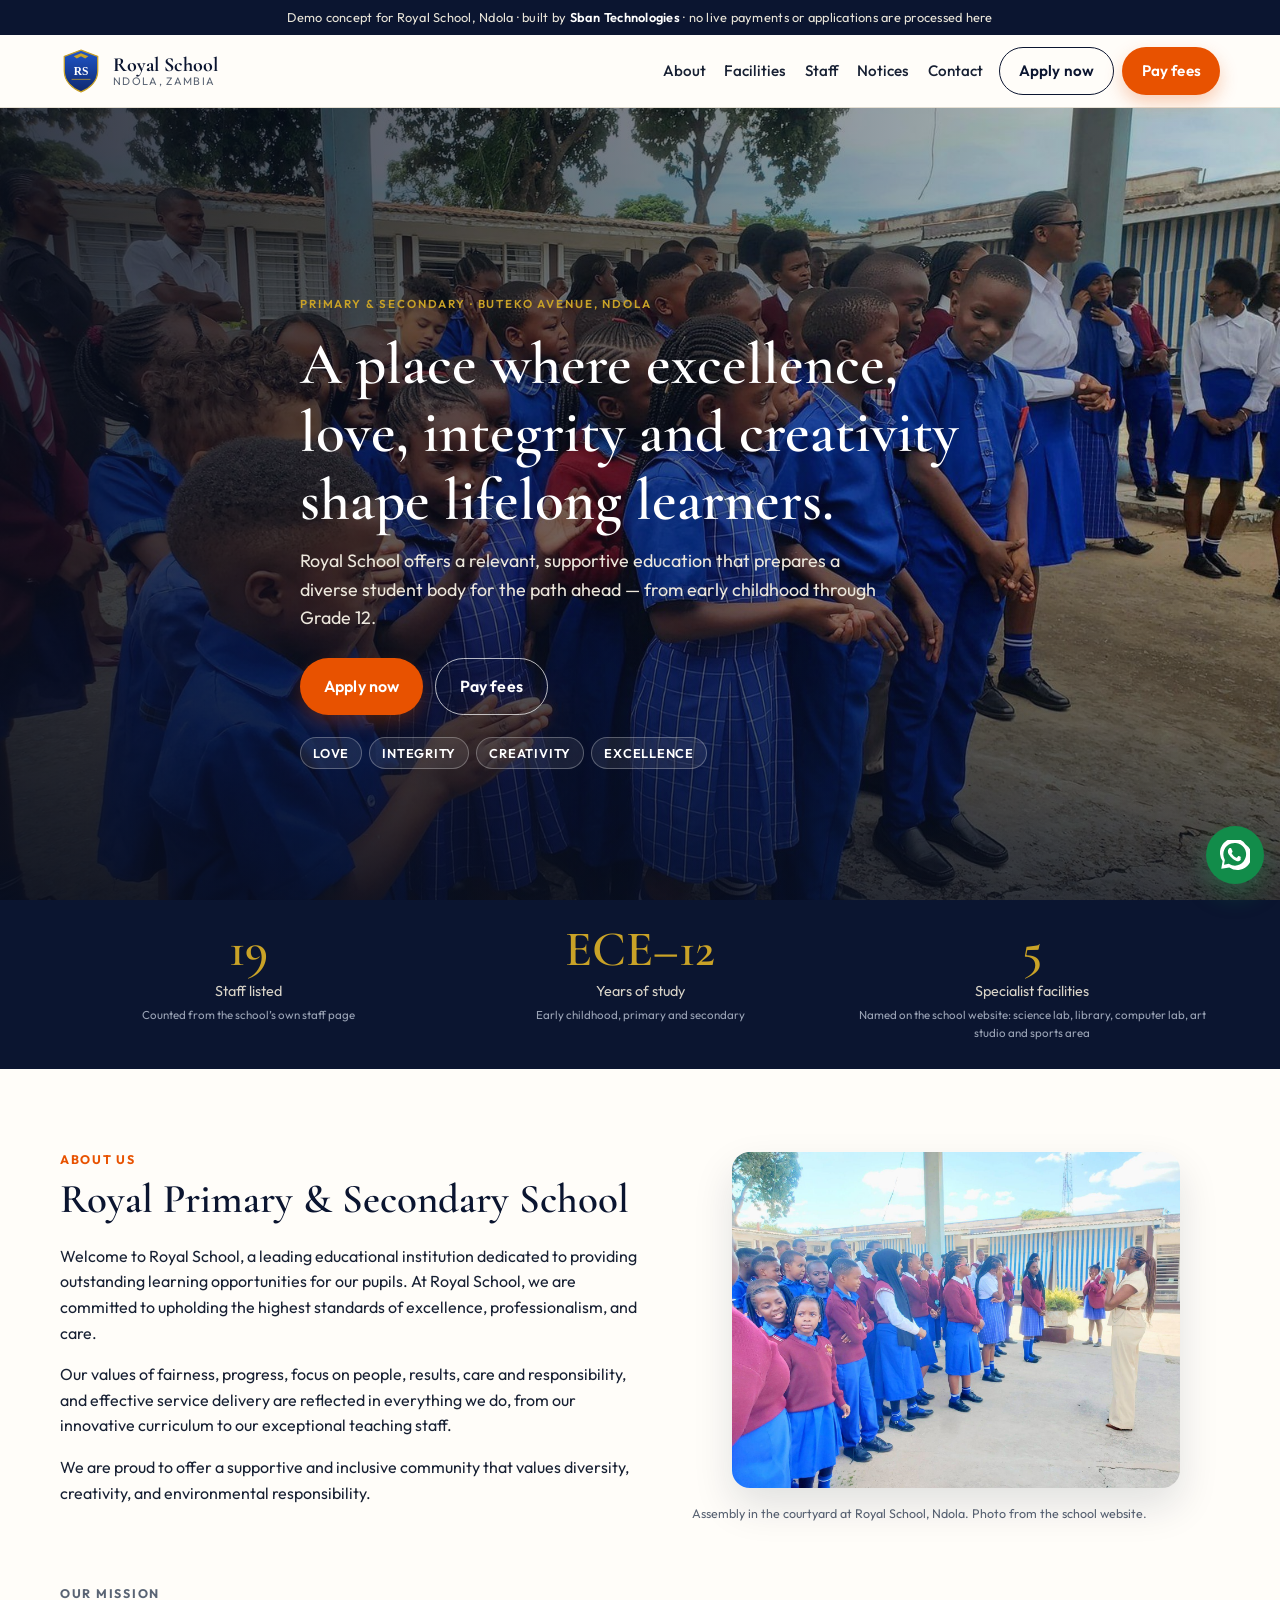
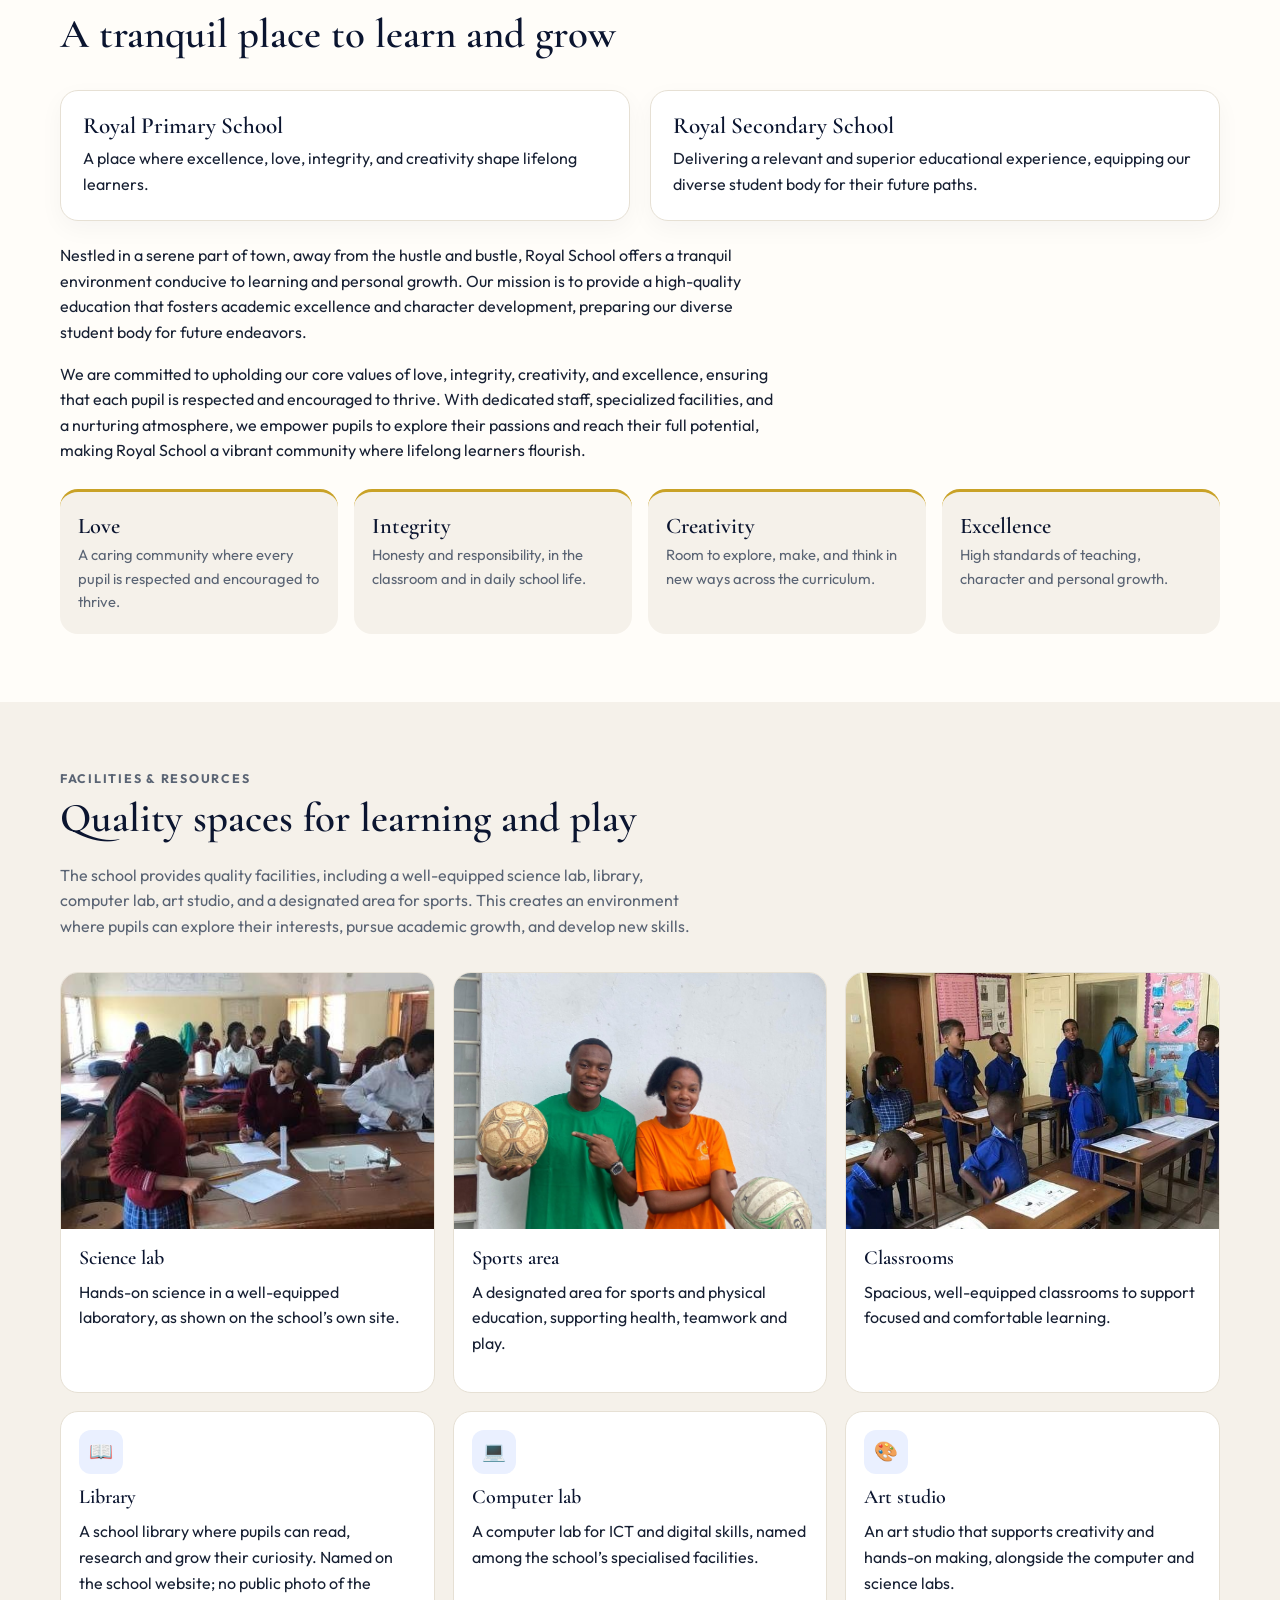
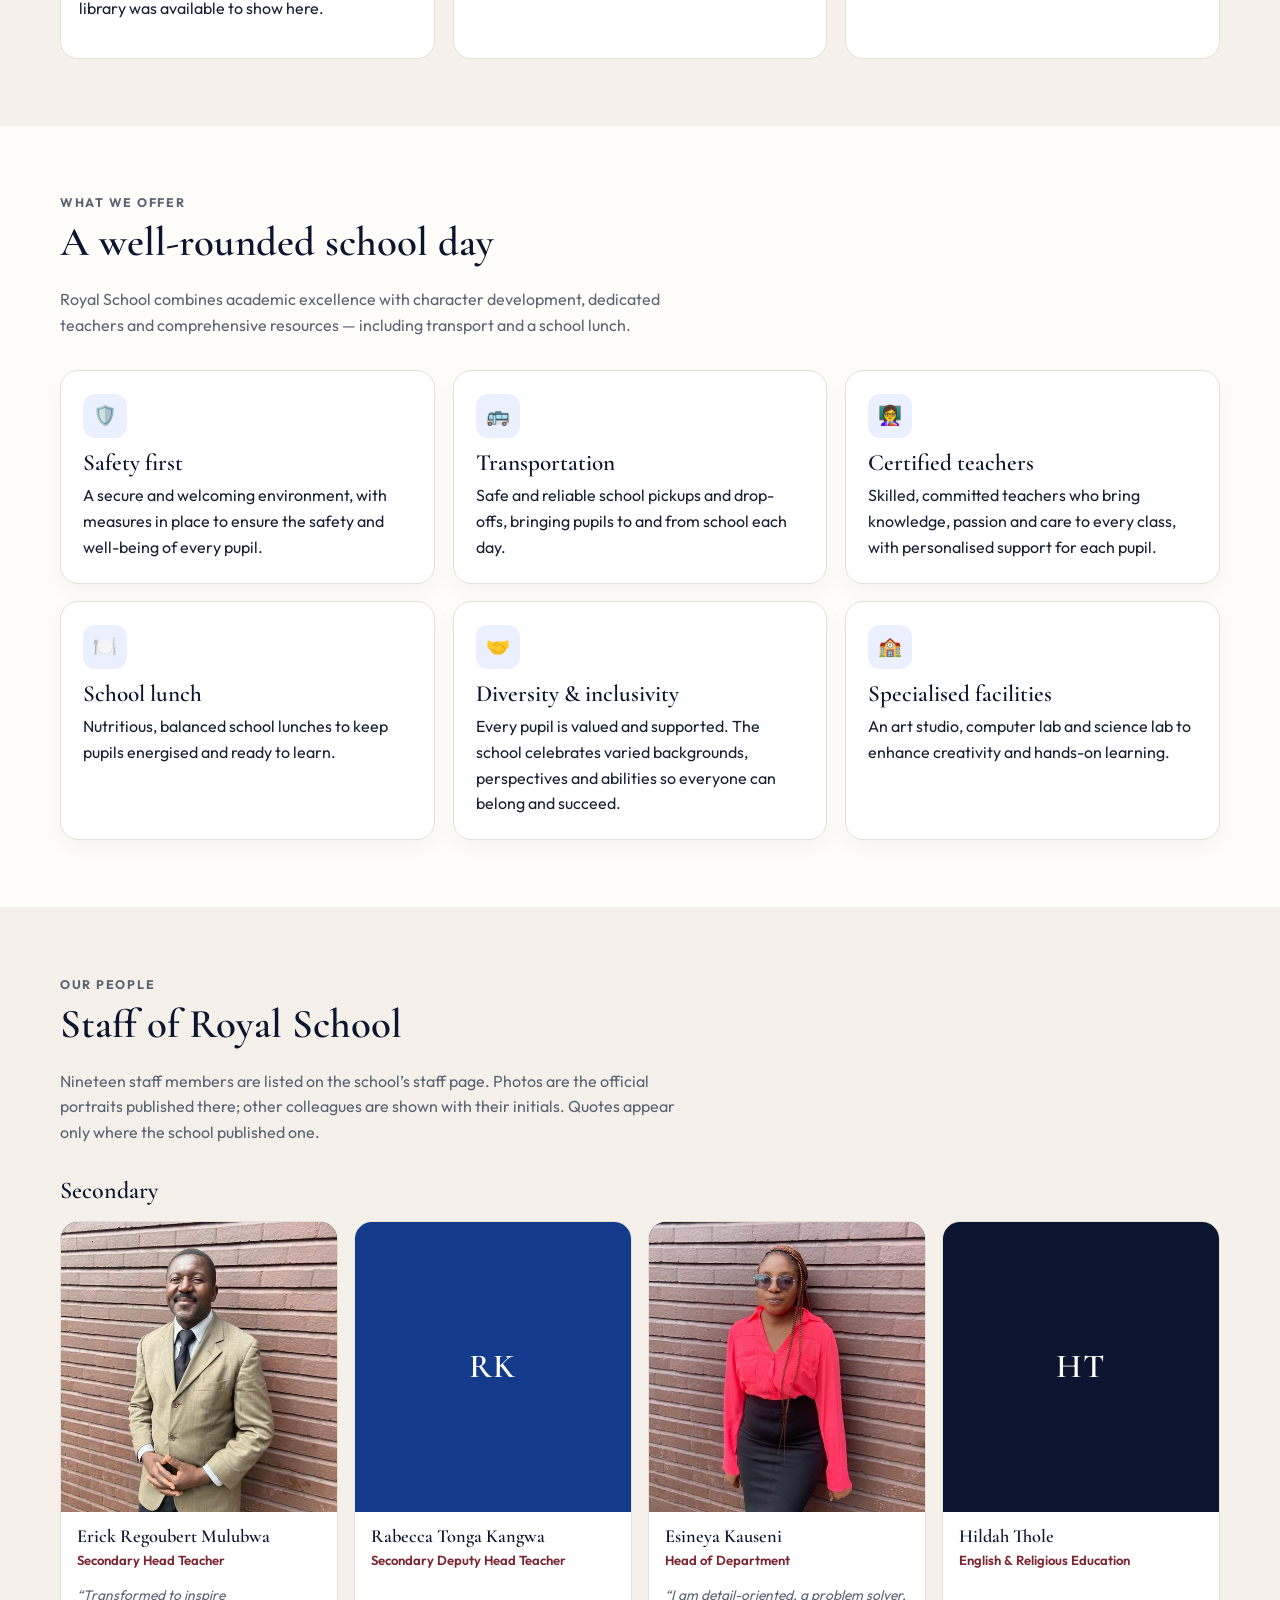
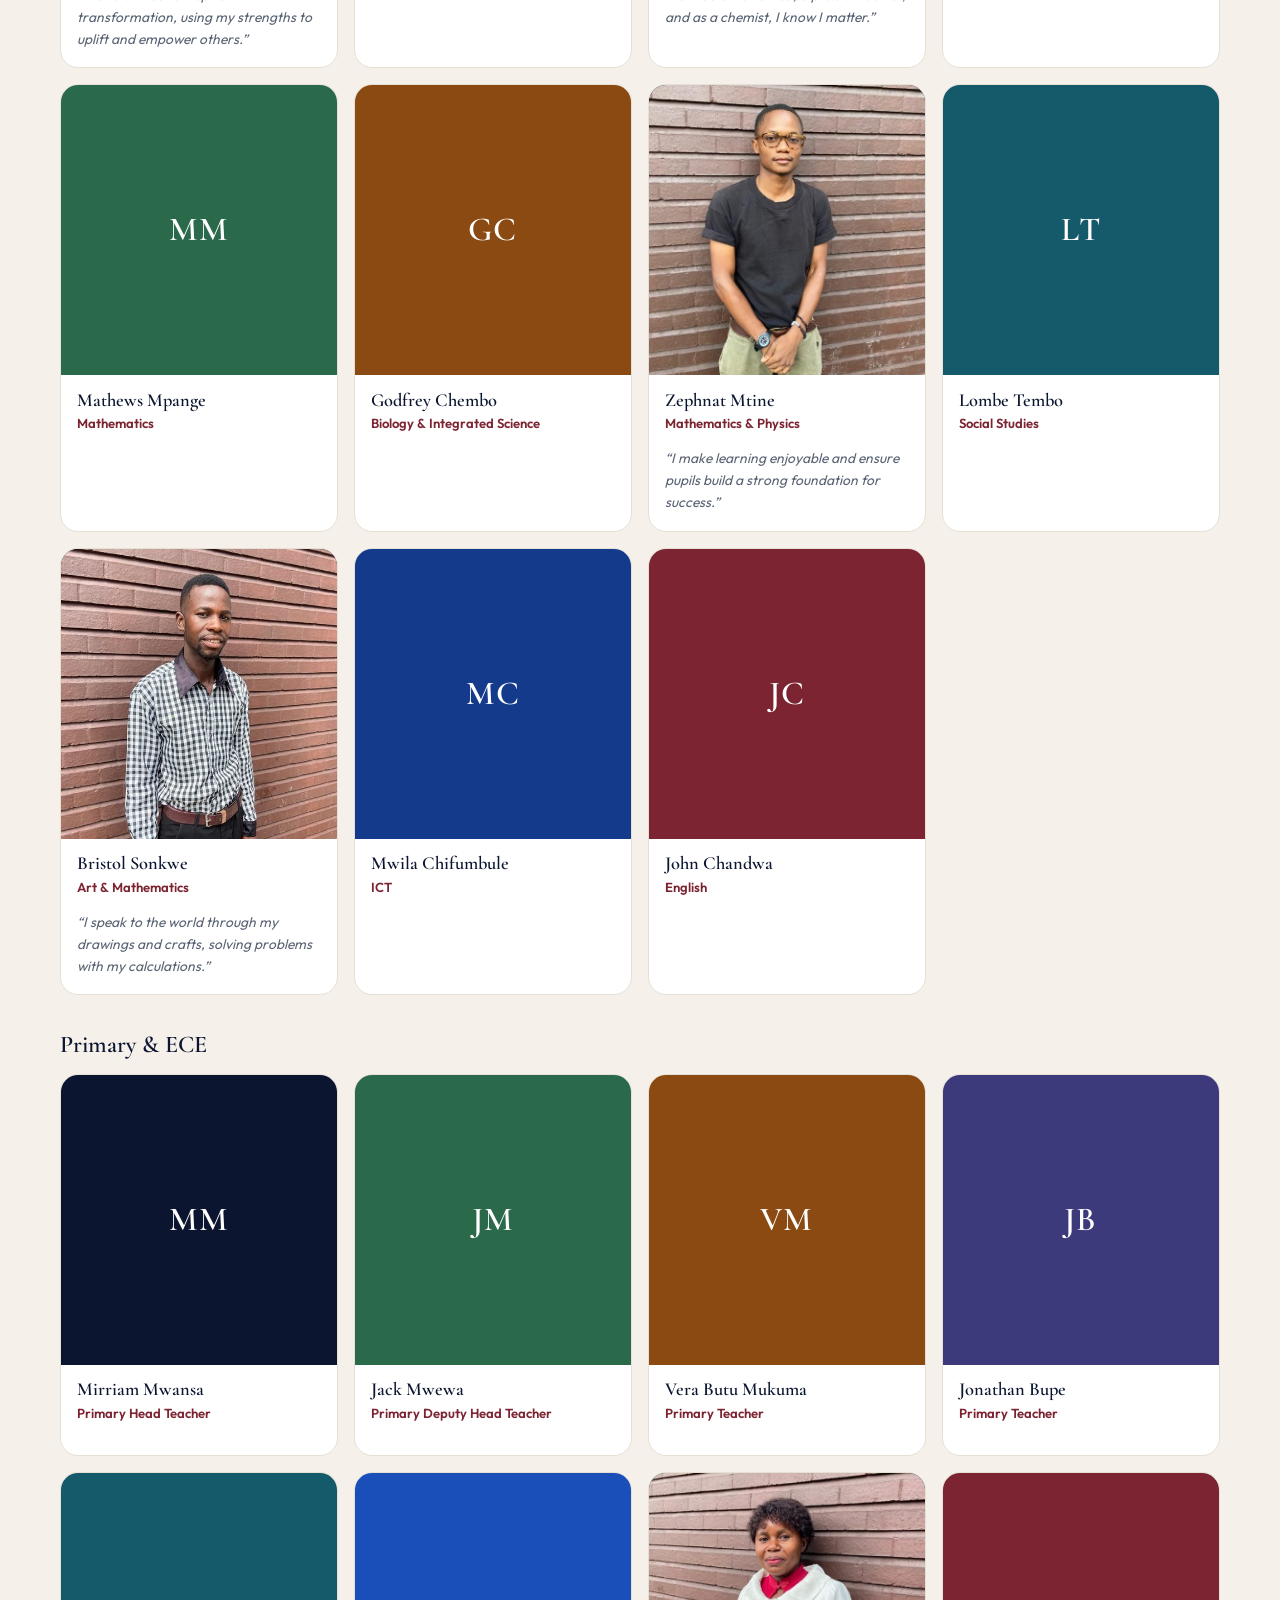
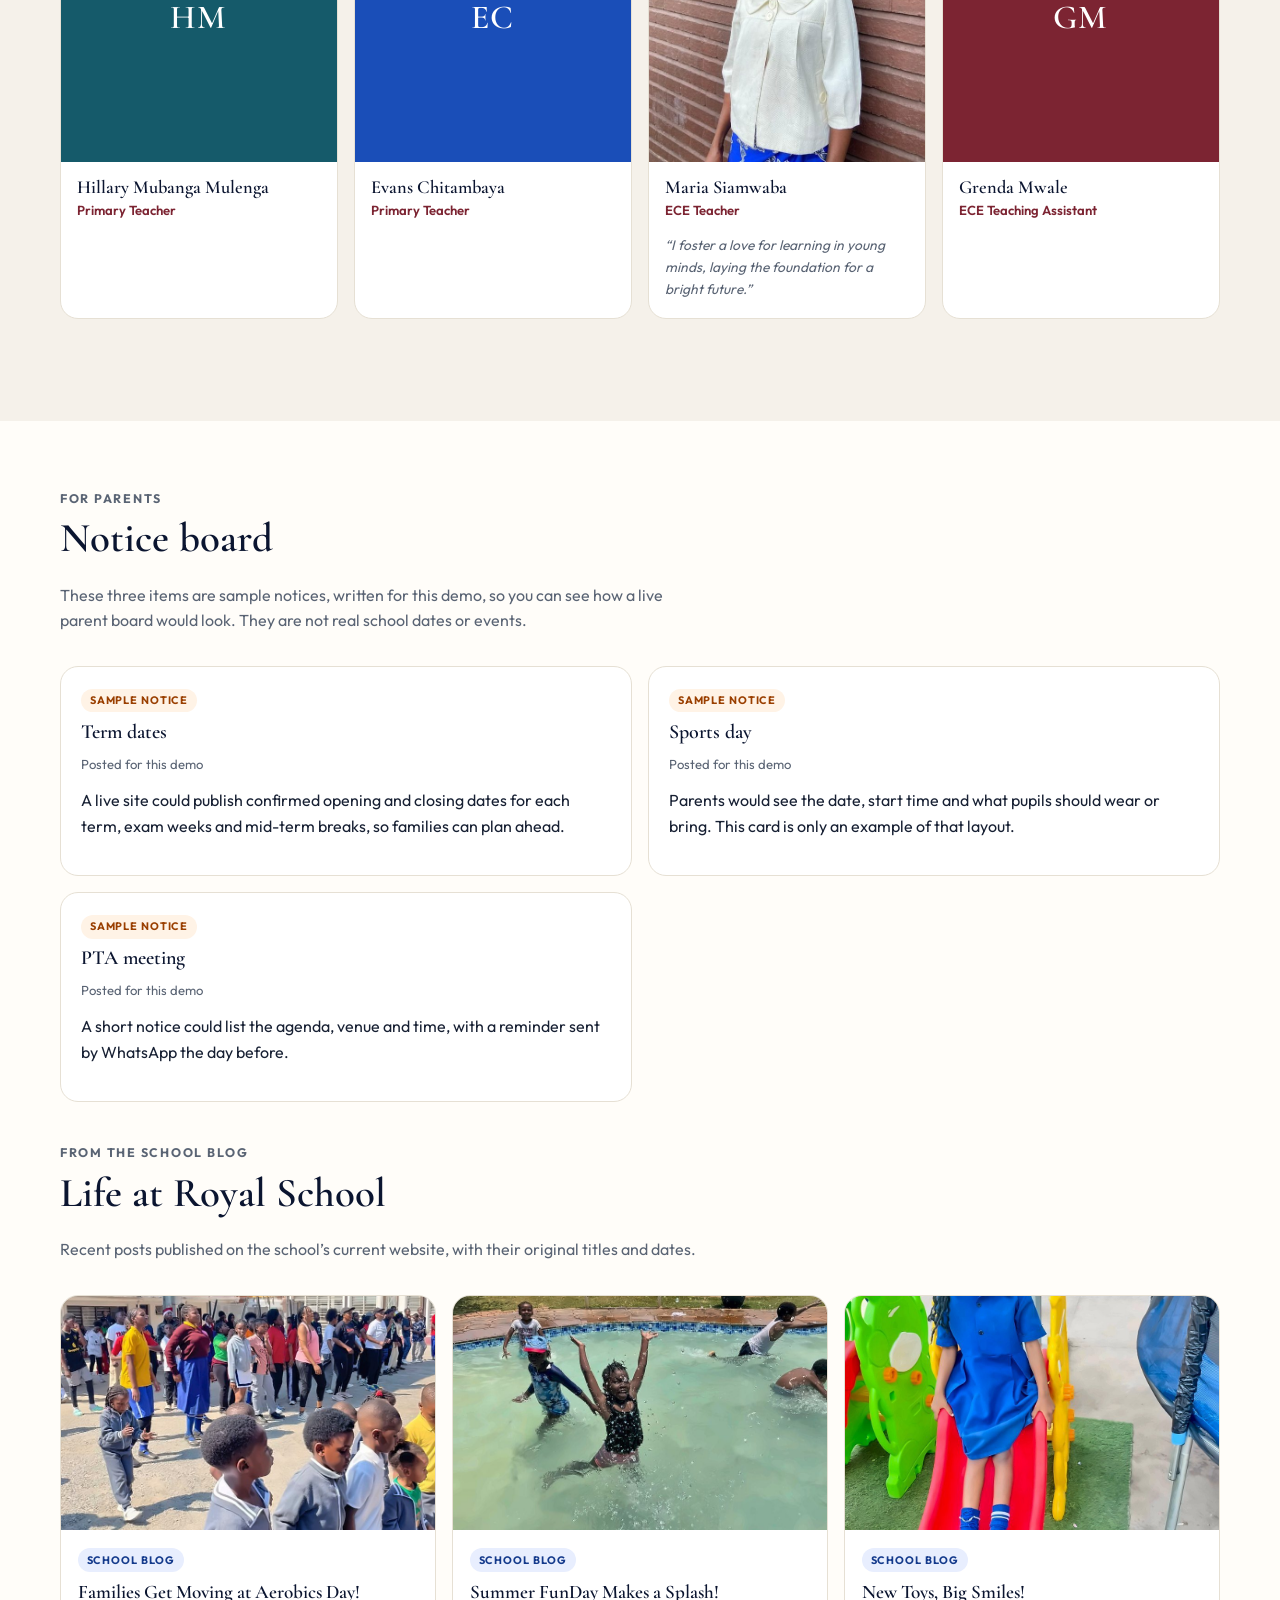
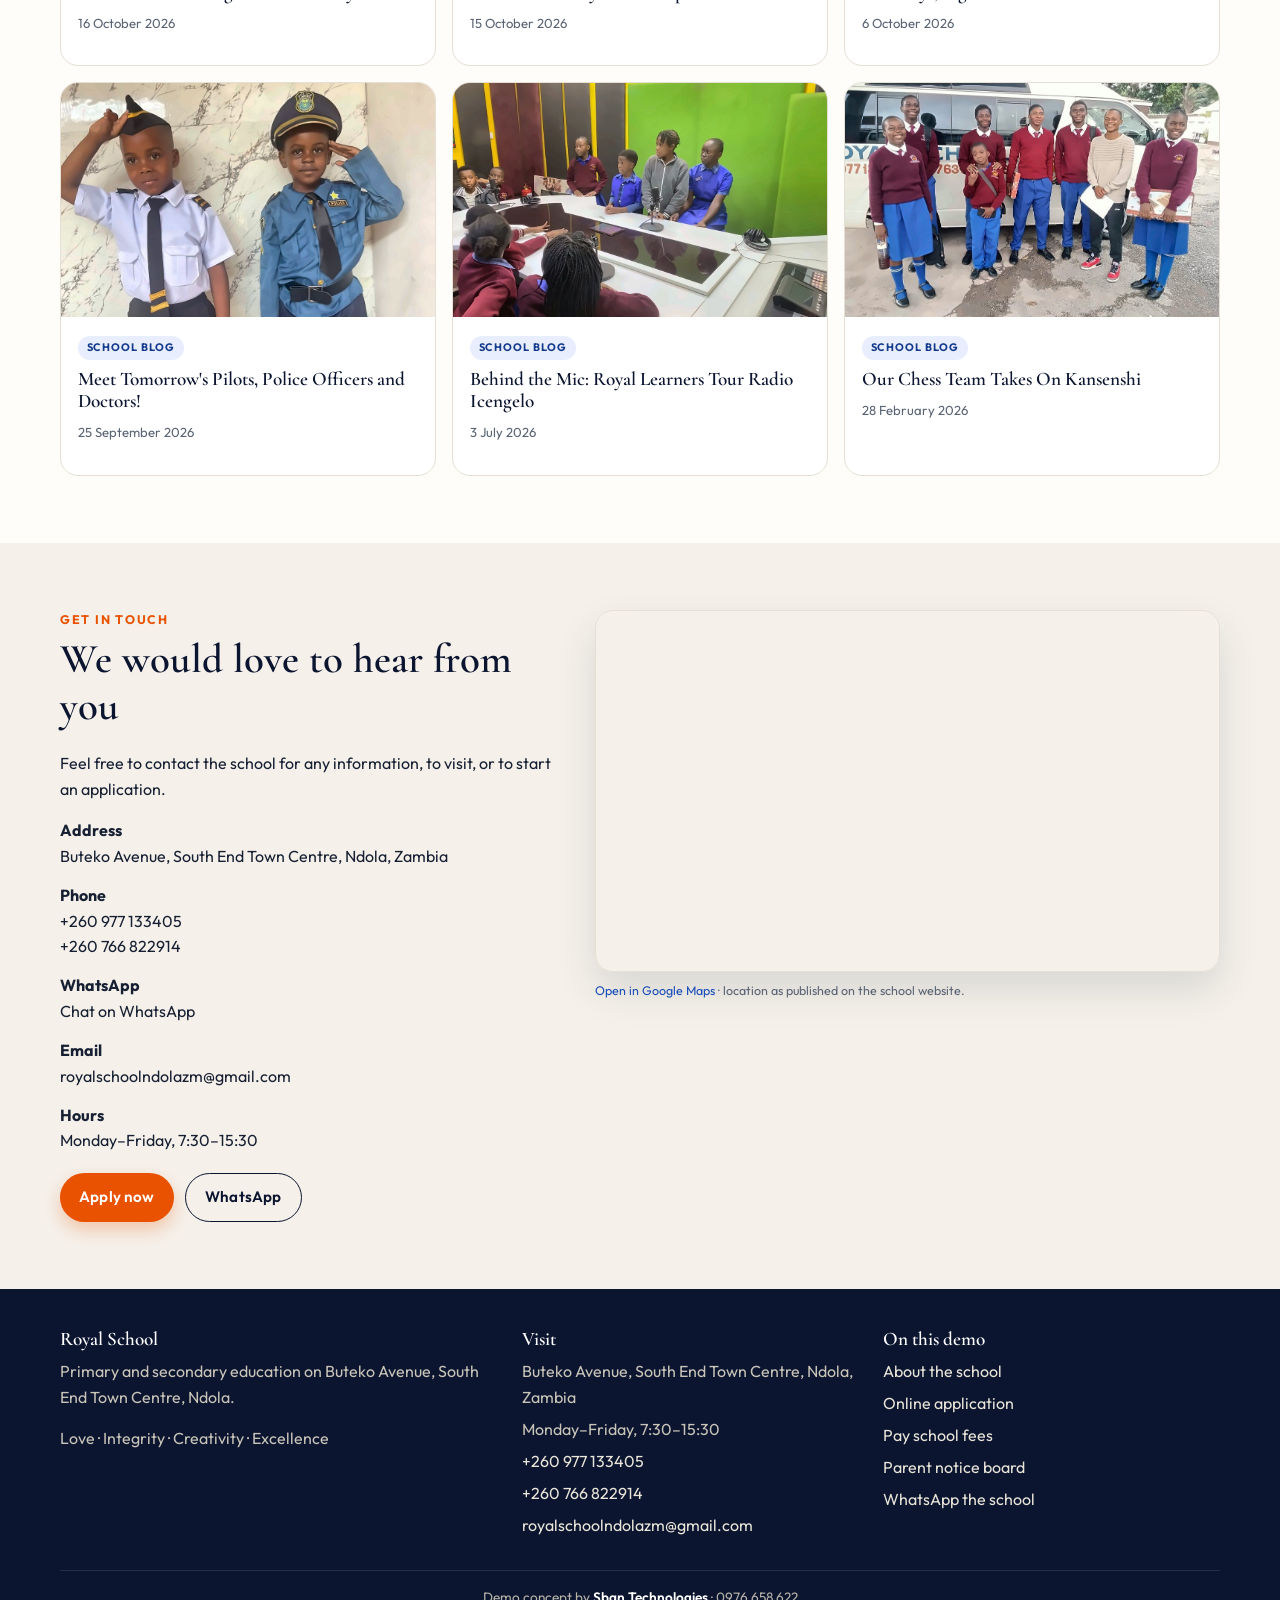
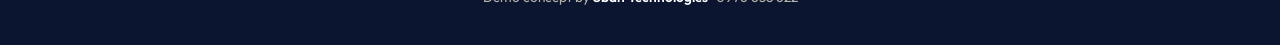
<file: index.html>
<!DOCTYPE html>
<html lang="en">
<head>
  <meta charset="utf-8">
  <meta name="viewport" content="width=device-width, initial-scale=1">
  <title>Royal School · Ndola, Zambia — Demo by Sban Technologies</title>
  <meta name="description" content="Upgraded website demo for Royal School, a primary and secondary school on Buteko Avenue, Ndola.">
  <meta name="robots" content="noindex, nofollow">
  <link rel="icon" href="favicon.svg" type="image/svg+xml">
  <link rel="preconnect" href="https://fonts.googleapis.com">
  <link rel="preconnect" href="https://fonts.gstatic.com" crossorigin>
  <link href="https://fonts.googleapis.com/css2?family=Cormorant+Garamond:ital,wght@0,500;0,600;0,700;1,500&family=Outfit:wght@300;400;500;600;700&display=swap" rel="stylesheet">
  <link rel="stylesheet" href="css/styles.css">
</head>
<body>
  <div class="demo-bar">Demo concept for Royal School, Ndola · built by <strong>Sban Technologies</strong> · no live payments or applications are processed here</div>
  <header class="site-header">
    <div class="wrap header-inner">
      <a class="brand" href="index.html">
        <img src="logo.svg" width="42" height="46" alt="">
        <span class="brand-text">
          <strong>Royal School</strong>
          <span>Ndola, Zambia</span>
        </span>
      </a>
      <button class="nav-toggle" type="button" aria-expanded="false" aria-controls="site-menu" aria-label="Open menu">
        <span></span><span></span><span></span>
      </button>
      <div class="menu" id="site-menu">
        <nav class="nav" aria-label="Main">
          <a href="index.html#about">About</a>
          <a href="index.html#facilities">Facilities</a>
          <a href="index.html#staff">Staff</a>
          <a href="index.html#notices">Notices</a>
          <a href="index.html#contact">Contact</a>
        </nav>
        <div class="header-actions">
          <a class="btn btn-outline" href="apply.html">Apply now</a>
          <a class="btn btn-primary" href="fees.html">Pay fees</a>
        </div>
      </div>
    </div>
  </header>

  <section class="hero" style="background-image:url('images/RS-primary-assembly.jpg')">
    <div class="wrap hero-inner">
      <p class="kicker">Primary &amp; Secondary · Buteko Avenue, Ndola</p>
      <h1>A place where excellence, love, integrity and creativity shape lifelong learners.</h1>
      <p class="lead">Royal School offers a relevant, supportive education that prepares a diverse student body for the path ahead — from early childhood through Grade 12.</p>
      <div class="hero-actions">
        <a class="btn btn-primary btn-lg" href="apply.html">Apply now</a>
        <a class="btn btn-ghost btn-lg" href="fees.html">Pay fees</a>
      </div>
      <div class="value-row">
        <span class="pill">Love</span>
        <span class="pill">Integrity</span>
        <span class="pill">Creativity</span>
        <span class="pill">Excellence</span>
      </div>
    </div>
  </section>

  <div class="stats" id="stats">
    <div class="wrap stats-grid">
      <div class="stat">
        <div>
          <div class="stat-num" data-count="19">0</div>
          <div class="stat-label">Staff listed</div>
          <div class="stat-note">Counted from the school’s own staff page</div>
        </div>
      </div>
      <div class="stat">
        <div>
          <div class="stat-num">ECE–12</div>
          <div class="stat-label">Years of study</div>
          <div class="stat-note">Early childhood, primary and secondary</div>
        </div>
      </div>
      <div class="stat">
        <div>
          <div class="stat-num" data-count="5">0</div>
          <div class="stat-label">Specialist facilities</div>
          <div class="stat-note">Named on the school website: science lab, library, computer lab, art studio and sports area</div>
        </div>
      </div>
    </div>
  </div>

  <section id="about">
    <div class="wrap split">
      <div>
        <p class="eyebrow">About us</p>
        <h2>Royal Primary &amp; Secondary School</h2>
        <p>Welcome to Royal School, a leading educational institution dedicated to providing outstanding learning opportunities for our pupils. At Royal School, we are committed to upholding the highest standards of excellence, professionalism, and care.</p>
        <p>Our values of fairness, progress, focus on people, results, care and responsibility, and effective service delivery are reflected in everything we do, from our innovative curriculum to our exceptional teaching staff.</p>
        <p>We are proud to offer a supportive and inclusive community that values diversity, creativity, and environmental responsibility.</p>
      </div>
      <div>
        <figure class="photo-frame">
          <img src="images/RS-secondary-assembly.jpg" alt="Secondary pupils in royal-blue uniforms gathered for assembly in the school courtyard">
        </figure>
        <p class="caption">Assembly in the courtyard at Royal School, Ndola. Photo from the school website.</p>
      </div>
    </div>
    <div class="wrap" style="margin-top:3rem">
      <div class="section-head">
        <p class="eyebrow">Our mission</p>
        <h2>A tranquil place to learn and grow</h2>
      </div>
      <div class="two-col">
        <div class="card">
          <h3>Royal Primary School</h3>
          <p>A place where excellence, love, integrity, and creativity shape lifelong learners.</p>
        </div>
        <div class="card">
          <h3>Royal Secondary School</h3>
          <p>Delivering a relevant and superior educational experience, equipping our diverse student body for their future paths.</p>
        </div>
      </div>
      <p style="margin-top:1.4rem;max-width:720px">Nestled in a serene part of town, away from the hustle and bustle, Royal School offers a tranquil environment conducive to learning and personal growth. Our mission is to provide a high-quality education that fosters academic excellence and character development, preparing our diverse student body for future endeavors.</p>
      <p style="max-width:720px">We are committed to upholding our core values of love, integrity, creativity, and excellence, ensuring that each pupil is respected and encouraged to thrive. With dedicated staff, specialized facilities, and a nurturing atmosphere, we empower pupils to explore their passions and reach their full potential, making Royal School a vibrant community where lifelong learners flourish.</p>
      <div class="values" style="margin-top:1.6rem">
        <div class="value"><h3>Love</h3><p>A caring community where every pupil is respected and encouraged to thrive.</p></div>
        <div class="value"><h3>Integrity</h3><p>Honesty and responsibility, in the classroom and in daily school life.</p></div>
        <div class="value"><h3>Creativity</h3><p>Room to explore, make, and think in new ways across the curriculum.</p></div>
        <div class="value"><h3>Excellence</h3><p>High standards of teaching, character and personal growth.</p></div>
      </div>
    </div>
  </section>

  <section id="facilities" class="band">
    <div class="wrap">
      <div class="section-head">
        <p class="eyebrow">Facilities &amp; resources</p>
        <h2>Quality spaces for learning and play</h2>
        <p>The school provides quality facilities, including a well-equipped science lab, library, computer lab, art studio, and a designated area for sports. This creates an environment where pupils can explore their interests, pursue academic growth, and develop new skills.</p>
      </div>
      <div class="facilities">
        <article class="facility">
          <img src="images/science-class.jpg" alt="Pupils working at lab benches with sinks and glassware in the science laboratory">
          <div class="facility-body">
            <h3>Science lab</h3>
            <p>Hands-on science in a well-equipped laboratory, as shown on the school’s own site.</p>
          </div>
        </article>
        <article class="facility">
          <img src="images/pe-2.jpg" alt="Pupils taking part in physical education in the school sports area">
          <div class="facility-body">
            <h3>Sports area</h3>
            <p>A designated area for sports and physical education, supporting health, teamwork and play.</p>
          </div>
        </article>
        <article class="facility">
          <img src="images/RS-primary-class.jpg" alt="A primary classroom at Royal School">
          <div class="facility-body">
            <h3>Classrooms</h3>
            <p>Spacious, well-equipped classrooms to support focused and comfortable learning.</p>
          </div>
        </article>
        <article class="facility icon-card">
          <div class="facility-body">
            <div class="icon" aria-hidden="true">📖</div>
            <h3>Library</h3>
            <p>A school library where pupils can read, research and grow their curiosity. Named on the school website; no public photo of the library was available to show here.</p>
          </div>
        </article>
        <article class="facility icon-card">
          <div class="facility-body">
            <div class="icon" aria-hidden="true">💻</div>
            <h3>Computer lab</h3>
            <p>A computer lab for ICT and digital skills, named among the school’s specialised facilities.</p>
          </div>
        </article>
        <article class="facility icon-card">
          <div class="facility-body">
            <div class="icon" aria-hidden="true">🎨</div>
            <h3>Art studio</h3>
            <p>An art studio that supports creativity and hands-on making, alongside the computer and science labs.</p>
          </div>
        </article>
      </div>
    </div>
  </section>

  <section id="services">
    <div class="wrap">
      <div class="section-head">
        <p class="eyebrow">What we offer</p>
        <h2>A well-rounded school day</h2>
        <p>Royal School combines academic excellence with character development, dedicated teachers and comprehensive resources — including transport and a school lunch.</p>
      </div>
      <div class="services">
        <article class="card icon-card"><div class="icon" aria-hidden="true">🛡️</div><h3>Safety first</h3><p>A secure and welcoming environment, with measures in place to ensure the safety and well-being of every pupil.</p></article>
        <article class="card icon-card"><div class="icon" aria-hidden="true">🚌</div><h3>Transportation</h3><p>Safe and reliable school pickups and drop-offs, bringing pupils to and from school each day.</p></article>
        <article class="card icon-card"><div class="icon" aria-hidden="true">👩‍🏫</div><h3>Certified teachers</h3><p>Skilled, committed teachers who bring knowledge, passion and care to every class, with personalised support for each pupil.</p></article>
        <article class="card icon-card"><div class="icon" aria-hidden="true">🍽️</div><h3>School lunch</h3><p>Nutritious, balanced school lunches to keep pupils energised and ready to learn.</p></article>
        <article class="card icon-card"><div class="icon" aria-hidden="true">🤝</div><h3>Diversity &amp; inclusivity</h3><p>Every pupil is valued and supported. The school celebrates varied backgrounds, perspectives and abilities so everyone can belong and succeed.</p></article>
        <article class="card icon-card"><div class="icon" aria-hidden="true">🏫</div><h3>Specialised facilities</h3><p>An art studio, computer lab and science lab to enhance creativity and hands-on learning.</p></article>
      </div>
    </div>
  </section>

  <section id="staff" class="band">
    <div class="wrap">
      <div class="section-head">
        <p class="eyebrow">Our people</p>
        <h2>Staff of Royal School</h2>
        <p>Nineteen staff members are listed on the school’s staff page. Photos are the official portraits published there; other colleagues are shown with their initials. Quotes appear only where the school published one.</p>
      </div>
      <div class="staff-group">
        <h3>Secondary</h3>
        <div class="staff-grid">
          <article class="staff-card">
            <div class="avatar"><img src="images/staff/mulubwa.jpg" alt="Photo of Erick Regoubert Mulubwa"></div>
            <div class="info">
              <h4>Erick Regoubert Mulubwa</h4>
              <p class="role">Secondary Head Teacher</p>
              <p class="quote">“Transformed to inspire transformation, using my strengths to uplift and empower others.”</p>
            </div>
          </article>
          <article class="staff-card">
            <div class="avatar" style="background:#143a8c"><span class="initials">RK</span></div>
            <div class="info">
              <h4>Rabecca Tonga Kangwa</h4>
              <p class="role">Secondary Deputy Head Teacher</p>
              
            </div>
          </article>
          <article class="staff-card">
            <div class="avatar"><img src="images/staff/kauseni.jpg" alt="Photo of Esineya Kauseni"></div>
            <div class="info">
              <h4>Esineya Kauseni</h4>
              <p class="role">Head of Department</p>
              <p class="quote">“I am detail-oriented, a problem solver, and as a chemist, I know I matter.”</p>
            </div>
          </article>
          <article class="staff-card">
            <div class="avatar" style="background:#0b1530"><span class="initials">HT</span></div>
            <div class="info">
              <h4>Hildah Thole</h4>
              <p class="role">English & Religious Education</p>
              
            </div>
          </article>
          <article class="staff-card">
            <div class="avatar" style="background:#2a6a4b"><span class="initials">MM</span></div>
            <div class="info">
              <h4>Mathews Mpange</h4>
              <p class="role">Mathematics</p>
              
            </div>
          </article>
          <article class="staff-card">
            <div class="avatar" style="background:#8a4a12"><span class="initials">GC</span></div>
            <div class="info">
              <h4>Godfrey Chembo</h4>
              <p class="role">Biology & Integrated Science</p>
              
            </div>
          </article>
          <article class="staff-card">
            <div class="avatar"><img src="images/staff/mtine.jpg" alt="Photo of Zephnat Mtine"></div>
            <div class="info">
              <h4>Zephnat Mtine</h4>
              <p class="role">Mathematics & Physics</p>
              <p class="quote">“I make learning enjoyable and ensure pupils build a strong foundation for success.”</p>
            </div>
          </article>
          <article class="staff-card">
            <div class="avatar" style="background:#155a6a"><span class="initials">LT</span></div>
            <div class="info">
              <h4>Lombe Tembo</h4>
              <p class="role">Social Studies</p>
              
            </div>
          </article>
          <article class="staff-card">
            <div class="avatar"><img src="images/staff/sonkwe.jpg" alt="Photo of Bristol Sonkwe"></div>
            <div class="info">
              <h4>Bristol Sonkwe</h4>
              <p class="role">Art & Mathematics</p>
              <p class="quote">“I speak to the world through my drawings and crafts, solving problems with my calculations.”</p>
            </div>
          </article>
          <article class="staff-card">
            <div class="avatar" style="background:#143a8c"><span class="initials">MC</span></div>
            <div class="info">
              <h4>Mwila Chifumbule</h4>
              <p class="role">ICT</p>
              
            </div>
          </article>
          <article class="staff-card">
            <div class="avatar" style="background:#7c2432"><span class="initials">JC</span></div>
            <div class="info">
              <h4>John Chandwa</h4>
              <p class="role">English</p>
              
            </div>
          </article>
        </div>
      </div>
      <div class="staff-group">
        <h3>Primary &amp; ECE</h3>
        <div class="staff-grid">
          <article class="staff-card">
            <div class="avatar" style="background:#0b1530"><span class="initials">MM</span></div>
            <div class="info">
              <h4>Mirriam Mwansa</h4>
              <p class="role">Primary Head Teacher</p>
              
            </div>
          </article>
          <article class="staff-card">
            <div class="avatar" style="background:#2a6a4b"><span class="initials">JM</span></div>
            <div class="info">
              <h4>Jack Mwewa</h4>
              <p class="role">Primary Deputy Head Teacher</p>
              
            </div>
          </article>
          <article class="staff-card">
            <div class="avatar" style="background:#8a4a12"><span class="initials">VM</span></div>
            <div class="info">
              <h4>Vera Butu Mukuma</h4>
              <p class="role">Primary Teacher</p>
              
            </div>
          </article>
          <article class="staff-card">
            <div class="avatar" style="background:#3c3a7a"><span class="initials">JB</span></div>
            <div class="info">
              <h4>Jonathan Bupe</h4>
              <p class="role">Primary Teacher</p>
              
            </div>
          </article>
          <article class="staff-card">
            <div class="avatar" style="background:#155a6a"><span class="initials">HM</span></div>
            <div class="info">
              <h4>Hillary Mubanga Mulenga</h4>
              <p class="role">Primary Teacher</p>
              
            </div>
          </article>
          <article class="staff-card">
            <div class="avatar" style="background:#1a4eb8"><span class="initials">EC</span></div>
            <div class="info">
              <h4>Evans Chitambaya</h4>
              <p class="role">Primary Teacher</p>
              
            </div>
          </article>
          <article class="staff-card">
            <div class="avatar"><img src="images/staff/maria.jpg" alt="Photo of Maria Siamwaba"></div>
            <div class="info">
              <h4>Maria Siamwaba</h4>
              <p class="role">ECE Teacher</p>
              <p class="quote">“I foster a love for learning in young minds, laying the foundation for a bright future.”</p>
            </div>
          </article>
          <article class="staff-card">
            <div class="avatar" style="background:#7c2432"><span class="initials">GM</span></div>
            <div class="info">
              <h4>Grenda Mwale</h4>
              <p class="role">ECE Teaching Assistant</p>
              
            </div>
          </article>
        </div>
      </div>
    </div>
  </section>

  <section id="notices">
    <div class="wrap">
      <div class="section-head">
        <p class="eyebrow">For parents</p>
        <h2>Notice board</h2>
        <p>These three items are sample notices, written for this demo, so you can see how a live parent board would look. They are not real school dates or events.</p>
      </div>
      <div class="notice-grid">
        <article class="notice">
          <span class="badge badge-sample">Sample notice</span>
          <h3>Term dates</h3>
          <p class="meta">Posted for this demo</p>
          <p>A live site could publish confirmed opening and closing dates for each term, exam weeks and mid-term breaks, so families can plan ahead.</p>
        </article>
        <article class="notice">
          <span class="badge badge-sample">Sample notice</span>
          <h3>Sports day</h3>
          <p class="meta">Posted for this demo</p>
          <p>Parents would see the date, start time and what pupils should wear or bring. This card is only an example of that layout.</p>
        </article>
        <article class="notice">
          <span class="badge badge-sample">Sample notice</span>
          <h3>PTA meeting</h3>
          <p class="meta">Posted for this demo</p>
          <p>A short notice could list the agenda, venue and time, with a reminder sent by WhatsApp the day before.</p>
        </article>
      </div>

      <div class="section-head" style="margin-top:2.6rem">
        <p class="eyebrow">From the school blog</p>
        <h2>Life at Royal School</h2>
        <p>Recent posts published on the school’s current website, with their original titles and dates.</p>
      </div>
      <div class="news-grid">
        <article class="news">
          <img src="images/aerobics-day.jpg" alt="Families taking part in Aerobics Day at Royal School">
          <div class="news-body">
            <span class="badge badge-blog">School blog</span>
            <h3>Families Get Moving at Aerobics Day!</h3>
            <p class="meta"><time datetime="2026-10-16">16 October 2026</time></p>
          </div>
        </article>
        <article class="news">
          <img src="images/summer-funday-splash.jpg" alt="Pupils enjoying water play at Summer FunDay">
          <div class="news-body">
            <span class="badge badge-blog">School blog</span>
            <h3>Summer FunDay Makes a Splash!</h3>
            <p class="meta"><time datetime="2026-10-15">15 October 2026</time></p>
          </div>
        </article>
        <article class="news">
          <img src="images/new-toys-slide.jpg" alt="Young pupils playing on a new slide in the school courtyard">
          <div class="news-body">
            <span class="badge badge-blog">School blog</span>
            <h3>New Toys, Big Smiles!</h3>
            <p class="meta"><time datetime="2026-10-06">6 October 2026</time></p>
          </div>
        </article>
        <article class="news">
          <img src="images/careers-day-salute.jpg" alt="Pupils in costume on careers day">
          <div class="news-body">
            <span class="badge badge-blog">School blog</span>
            <h3>Meet Tomorrow's Pilots, Police Officers and Doctors!</h3>
            <p class="meta"><time datetime="2026-09-25">25 September 2026</time></p>
          </div>
        </article>
        <article class="news">
          <img src="images/radio-tour-studio.jpg" alt="Learners visiting a radio studio">
          <div class="news-body">
            <span class="badge badge-blog">School blog</span>
            <h3>Behind the Mic: Royal Learners Tour Radio Icengelo</h3>
            <p class="meta"><time datetime="2026-07-03">3 July 2026</time></p>
          </div>
        </article>
        <article class="news">
          <img src="images/chess-kansenshi.jpg" alt="Royal School chess team at a competition">
          <div class="news-body">
            <span class="badge badge-blog">School blog</span>
            <h3>Our Chess Team Takes On Kansenshi</h3>
            <p class="meta"><time datetime="2026-02-28">28 February 2026</time></p>
          </div>
        </article>
      </div>
    </div>
  </section>

  <section id="contact" class="band">
    <div class="wrap contact-grid">
      <div>
        <p class="eyebrow">Get in touch</p>
        <h2>We would love to hear from you</h2>
        <p>Feel free to contact the school for any information, to visit, or to start an application.</p>
        <ul class="contact-list">
          <li><strong>Address</strong><br>Buteko Avenue, South End Town Centre, Ndola, Zambia</li>
          <li><strong>Phone</strong><br><a href="tel:+260977133405">+260 977 133405</a><br><a href="tel:+260766822914">+260 766 822914</a></li>
          <li><strong>WhatsApp</strong><br><a href="https://wa.me/260977133405" target="_blank" rel="noopener">Chat on WhatsApp</a></li>
          <li><strong>Email</strong><br><a href="mailto:royalschoolndolazm@gmail.com">royalschoolndolazm@gmail.com</a></li>
          <li><strong>Hours</strong><br>Monday–Friday, 7:30–15:30</li>
        </ul>
        <div class="hero-actions" style="margin:0">
          <a class="btn btn-primary" href="apply.html">Apply now</a>
          <a class="btn btn-outline" href="https://wa.me/260977133405" target="_blank" rel="noopener">WhatsApp</a>
        </div>
      </div>
      <div>
        <div class="map-wrap">
          <iframe title="Map of Royal School on Buteko Avenue, Ndola" src="https://www.google.com/maps/embed?pb=!1m18!1m12!1m3!1d1845.5768695255367!2d28.64406670639955!3d-12.975477315910371!2m3!1f0!2f0!3f0!3m2!1i1024!2i768!4f13.1!3m3!1m2!1s0x196cb589ea3dbb73%3A0x950d2c30426349f8!2sRoyal%20school!5e1!3m2!1sen!2szm!4v1735842649756!5m2!1sen!2szm" allowfullscreen="" loading="lazy" referrerpolicy="no-referrer-when-downgrade"></iframe>
        </div>
        <p class="caption"><a href="https://www.google.com/maps/place/Royal+school/@-12.9754773,28.6440667,17z" target="_blank" rel="noopener">Open in Google Maps</a> · location as published on the school website.</p>
      </div>
    </div>
  </section>
  <footer class="site-footer">
    <div class="wrap footer-grid">
      <div>
        <h3>Royal School</h3>
        <p>Primary and secondary education on Buteko Avenue, South End Town Centre, Ndola.</p>
        <p>Love · Integrity · Creativity · Excellence</p>
      </div>
      <div>
        <h3>Visit</h3>
        <ul>
          <li>Buteko Avenue, South End Town Centre, Ndola, Zambia</li>
          <li>Monday–Friday, 7:30–15:30</li>
          <li><a href="tel:+260977133405">+260 977 133405</a></li>
          <li><a href="tel:+260766822914">+260 766 822914</a></li>
          <li><a href="mailto:royalschoolndolazm@gmail.com">royalschoolndolazm@gmail.com</a></li>
        </ul>
      </div>
      <div>
        <h3>On this demo</h3>
        <ul>
          <li><a href="index.html#about">About the school</a></li>
          <li><a href="apply.html">Online application</a></li>
          <li><a href="fees.html">Pay school fees</a></li>
          <li><a href="index.html#notices">Parent notice board</a></li>
          <li><a href="https://wa.me/260977133405">WhatsApp the school</a></li>
        </ul>
      </div>
    </div>
    <p class="footer-note wrap">Demo concept by <strong>Sban Technologies</strong> · 0976 658 622</p>
  </footer>
  <a class="wa-float" href="https://wa.me/260977133405" target="_blank" rel="noopener" aria-label="Chat on WhatsApp">
    <svg viewBox="0 0 24 24" aria-hidden="true"><path d="M20.5 3.5A11 11 0 0 0 2.1 16.7L1 23l6.5-1.1A11 11 0 0 0 20.5 3.5zm-8.5 17a9.1 9.1 0 0 1-4.6-1.3l-.3-.2-3.9.7.7-3.8-.2-.3A9.1 9.1 0 1 1 12 20.5zm5-6.8c-.3-.1-1.6-.8-1.9-.9-.2-.1-.4-.1-.6.1s-.7.9-.8 1.1-.3.2-.6.1a7.4 7.4 0 0 1-2.2-1.4 8.2 8.2 0 0 1-1.5-1.9c-.2-.3 0-.4.1-.6l.3-.4.2-.3c.1-.2 0-.3 0-.5l-.9-2.1c-.2-.5-.5-.5-.6-.5h-.5c-.2 0-.5.1-.7.3s-1 1-1 2.4 1 2.7 1.2 2.9c.1.2 2 3.1 4.9 4.3 1.8.8 2.1.7 2.5.6s1.4-.6 1.6-1.1.2-1 .1-1.1c-.1-.2-.3-.2-.6-.3z"/></svg>
  </a>
  <script src="js/site.js"></script>
</body>
</html>
</file>
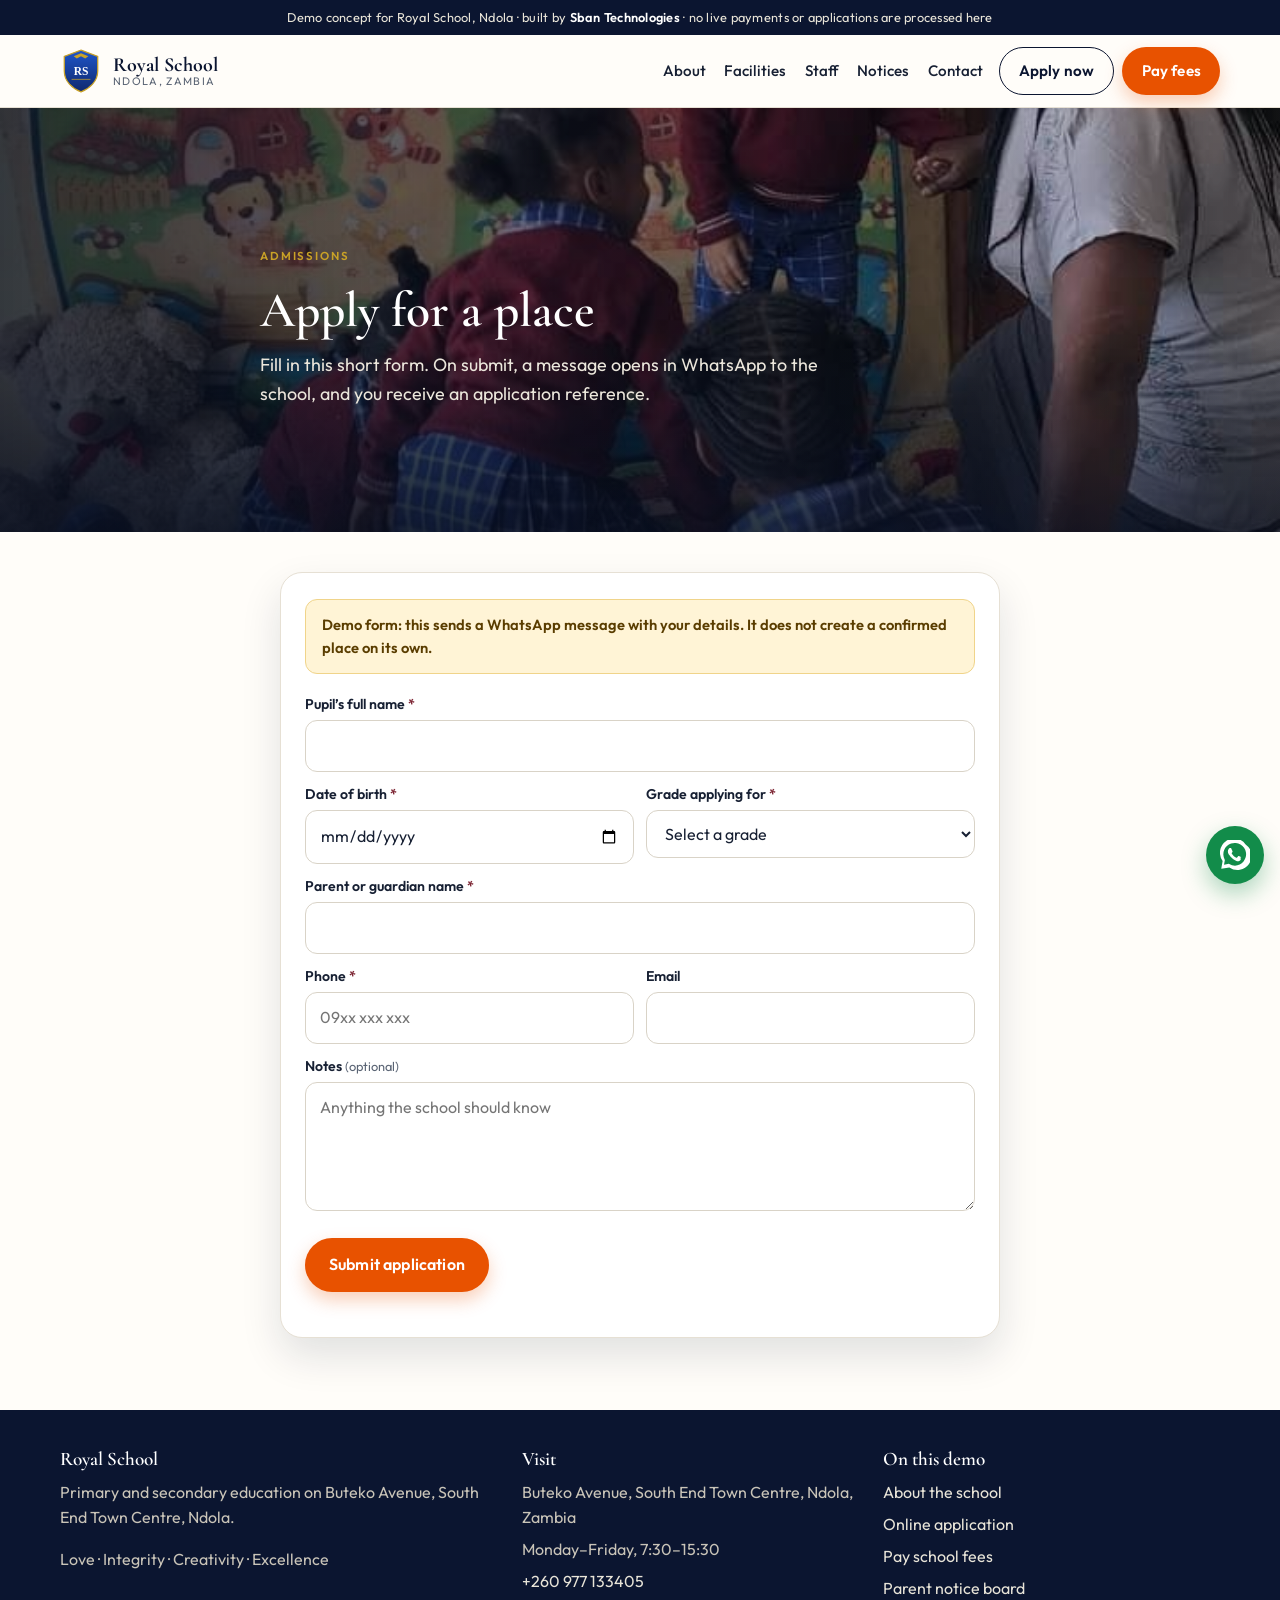
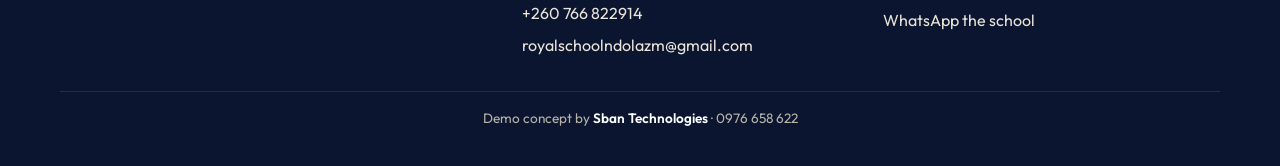
<file: apply.html>
<!DOCTYPE html>
<html lang="en">
<head>
  <meta charset="utf-8">
  <meta name="viewport" content="width=device-width, initial-scale=1">
  <title>Apply now · Royal School Ndola — Demo</title>
  <meta name="description" content="Online enrolment form demo for Royal School, Ndola. Applications open in WhatsApp.">
  <meta name="robots" content="noindex, nofollow">
  <link rel="icon" href="favicon.svg" type="image/svg+xml">
  <link rel="preconnect" href="https://fonts.googleapis.com">
  <link rel="preconnect" href="https://fonts.gstatic.com" crossorigin>
  <link href="https://fonts.googleapis.com/css2?family=Cormorant+Garamond:ital,wght@0,500;0,600;0,700;1,500&family=Outfit:wght@300;400;500;600;700&display=swap" rel="stylesheet">
  <link rel="stylesheet" href="css/styles.css">
</head>
<body>
  <div class="demo-bar">Demo concept for Royal School, Ndola · built by <strong>Sban Technologies</strong> · no live payments or applications are processed here</div>
  <header class="site-header">
    <div class="wrap header-inner">
      <a class="brand" href="index.html">
        <img src="logo.svg" width="42" height="46" alt="">
        <span class="brand-text">
          <strong>Royal School</strong>
          <span>Ndola, Zambia</span>
        </span>
      </a>
      <button class="nav-toggle" type="button" aria-expanded="false" aria-controls="site-menu" aria-label="Open menu">
        <span></span><span></span><span></span>
      </button>
      <div class="menu" id="site-menu">
        <nav class="nav" aria-label="Main">
          <a href="index.html#about">About</a>
          <a href="index.html#facilities">Facilities</a>
          <a href="index.html#staff">Staff</a>
          <a href="index.html#notices">Notices</a>
          <a href="index.html#contact">Contact</a>
        </nav>
        <div class="header-actions">
          <a class="btn btn-outline" href="apply.html" aria-current="page">Apply now</a>
          <a class="btn btn-primary" href="fees.html">Pay fees</a>
        </div>
      </div>
    </div>
  </header>

  <section class="hero page-hero" style="background-image:url('images/RS-baby-class.jpg')">
    <div class="wrap hero-inner">
      <p class="kicker">Admissions</p>
      <h1>Apply for a place</h1>
      <p class="lead">Fill in this short form. On submit, a message opens in WhatsApp to the school, and you receive an application reference.</p>
    </div>
  </section>
  <div class="form-page">
    <div class="wrap">
      <div class="form-card" id="apply-form-wrap">
        <p class="form-banner">Demo form: this sends a WhatsApp message with your details. It does not create a confirmed place on its own.</p>
        <form id="apply-form">
          <label for="pupilName">Pupil’s full name <span class="req">*</span></label>
          <input id="pupilName" name="pupilName" type="text" required autocomplete="name">

          <div class="form-row">
            <div>
              <label for="dob">Date of birth <span class="req">*</span></label>
              <input id="dob" name="dob" type="date" required>
            </div>
            <div>
              <label for="grade">Grade applying for <span class="req">*</span></label>
              <select id="grade" name="grade" required>
                <option value="">Select a grade</option>
                <option value="ECE">ECE</option>
                <option value="Grade 1">Grade 1</option>
                <option value="Grade 2">Grade 2</option>
                <option value="Grade 3">Grade 3</option>
                <option value="Grade 4">Grade 4</option>
                <option value="Grade 5">Grade 5</option>
                <option value="Grade 6">Grade 6</option>
                <option value="Grade 7">Grade 7</option>
                <option value="Grade 8">Grade 8</option>
                <option value="Grade 9">Grade 9</option>
                <option value="Grade 10">Grade 10</option>
                <option value="Grade 11">Grade 11</option>
                <option value="Grade 12">Grade 12</option>
              </select>
            </div>
          </div>

          <label for="guardianName">Parent or guardian name <span class="req">*</span></label>
          <input id="guardianName" name="guardianName" type="text" required>

          <div class="form-row">
            <div>
              <label for="phone">Phone <span class="req">*</span></label>
              <input id="phone" name="phone" type="tel" required placeholder="09xx xxx xxx" autocomplete="tel">
            </div>
            <div>
              <label for="email">Email</label>
              <input id="email" name="email" type="email" autocomplete="email">
            </div>
          </div>

          <label for="notes">Notes <span class="hint">(optional)</span></label>
          <textarea id="notes" name="notes" rows="4" placeholder="Anything the school should know"></textarea>

          <p style="margin-top:1.2rem">
            <button class="btn btn-primary btn-lg" type="submit">Submit application</button>
          </p>
        </form>
      </div>

      <div class="form-card confirm hidden" id="apply-confirm">
        <div class="ok-dot" aria-hidden="true">✓</div>
        <p class="eyebrow">Application started</p>
        <h2>Thank you. Your reference is</h2>
        <div class="ref" id="apply-ref">RS-APP-XXXX</div>
        <p>A WhatsApp message to the school should have opened with these details. If it did not, use the button below.</p>
        <p>
          <a class="btn btn-wa" id="apply-wa" href="https://wa.me/260977133405" target="_blank" rel="noopener">Open WhatsApp</a>
          <a class="btn btn-outline" href="index.html">Back to the school site</a>
        </p>
      </div>
    </div>
  </div>
  <footer class="site-footer">
    <div class="wrap footer-grid">
      <div>
        <h3>Royal School</h3>
        <p>Primary and secondary education on Buteko Avenue, South End Town Centre, Ndola.</p>
        <p>Love · Integrity · Creativity · Excellence</p>
      </div>
      <div>
        <h3>Visit</h3>
        <ul>
          <li>Buteko Avenue, South End Town Centre, Ndola, Zambia</li>
          <li>Monday–Friday, 7:30–15:30</li>
          <li><a href="tel:+260977133405">+260 977 133405</a></li>
          <li><a href="tel:+260766822914">+260 766 822914</a></li>
          <li><a href="mailto:royalschoolndolazm@gmail.com">royalschoolndolazm@gmail.com</a></li>
        </ul>
      </div>
      <div>
        <h3>On this demo</h3>
        <ul>
          <li><a href="index.html#about">About the school</a></li>
          <li><a href="apply.html">Online application</a></li>
          <li><a href="fees.html">Pay school fees</a></li>
          <li><a href="index.html#notices">Parent notice board</a></li>
          <li><a href="https://wa.me/260977133405">WhatsApp the school</a></li>
        </ul>
      </div>
    </div>
    <p class="footer-note wrap">Demo concept by <strong>Sban Technologies</strong> · 0976 658 622</p>
  </footer>
  <a class="wa-float" href="https://wa.me/260977133405" target="_blank" rel="noopener" aria-label="Chat on WhatsApp">
    <svg viewBox="0 0 24 24" aria-hidden="true"><path d="M20.5 3.5A11 11 0 0 0 2.1 16.7L1 23l6.5-1.1A11 11 0 0 0 20.5 3.5zm-8.5 17a9.1 9.1 0 0 1-4.6-1.3l-.3-.2-3.9.7.7-3.8-.2-.3A9.1 9.1 0 1 1 12 20.5zm5-6.8c-.3-.1-1.6-.8-1.9-.9-.2-.1-.4-.1-.6.1s-.7.9-.8 1.1-.3.2-.6.1a7.4 7.4 0 0 1-2.2-1.4 8.2 8.2 0 0 1-1.5-1.9c-.2-.3 0-.4.1-.6l.3-.4.2-.3c.1-.2 0-.3 0-.5l-.9-2.1c-.2-.5-.5-.5-.6-.5h-.5c-.2 0-.5.1-.7.3s-1 1-1 2.4 1 2.7 1.2 2.9c.1.2 2 3.1 4.9 4.3 1.8.8 2.1.7 2.5.6s1.4-.6 1.6-1.1.2-1 .1-1.1c-.1-.2-.3-.2-.6-.3z"/></svg>
  </a>
  <script src="js/site.js"></script>
</body>
</html>
</file>
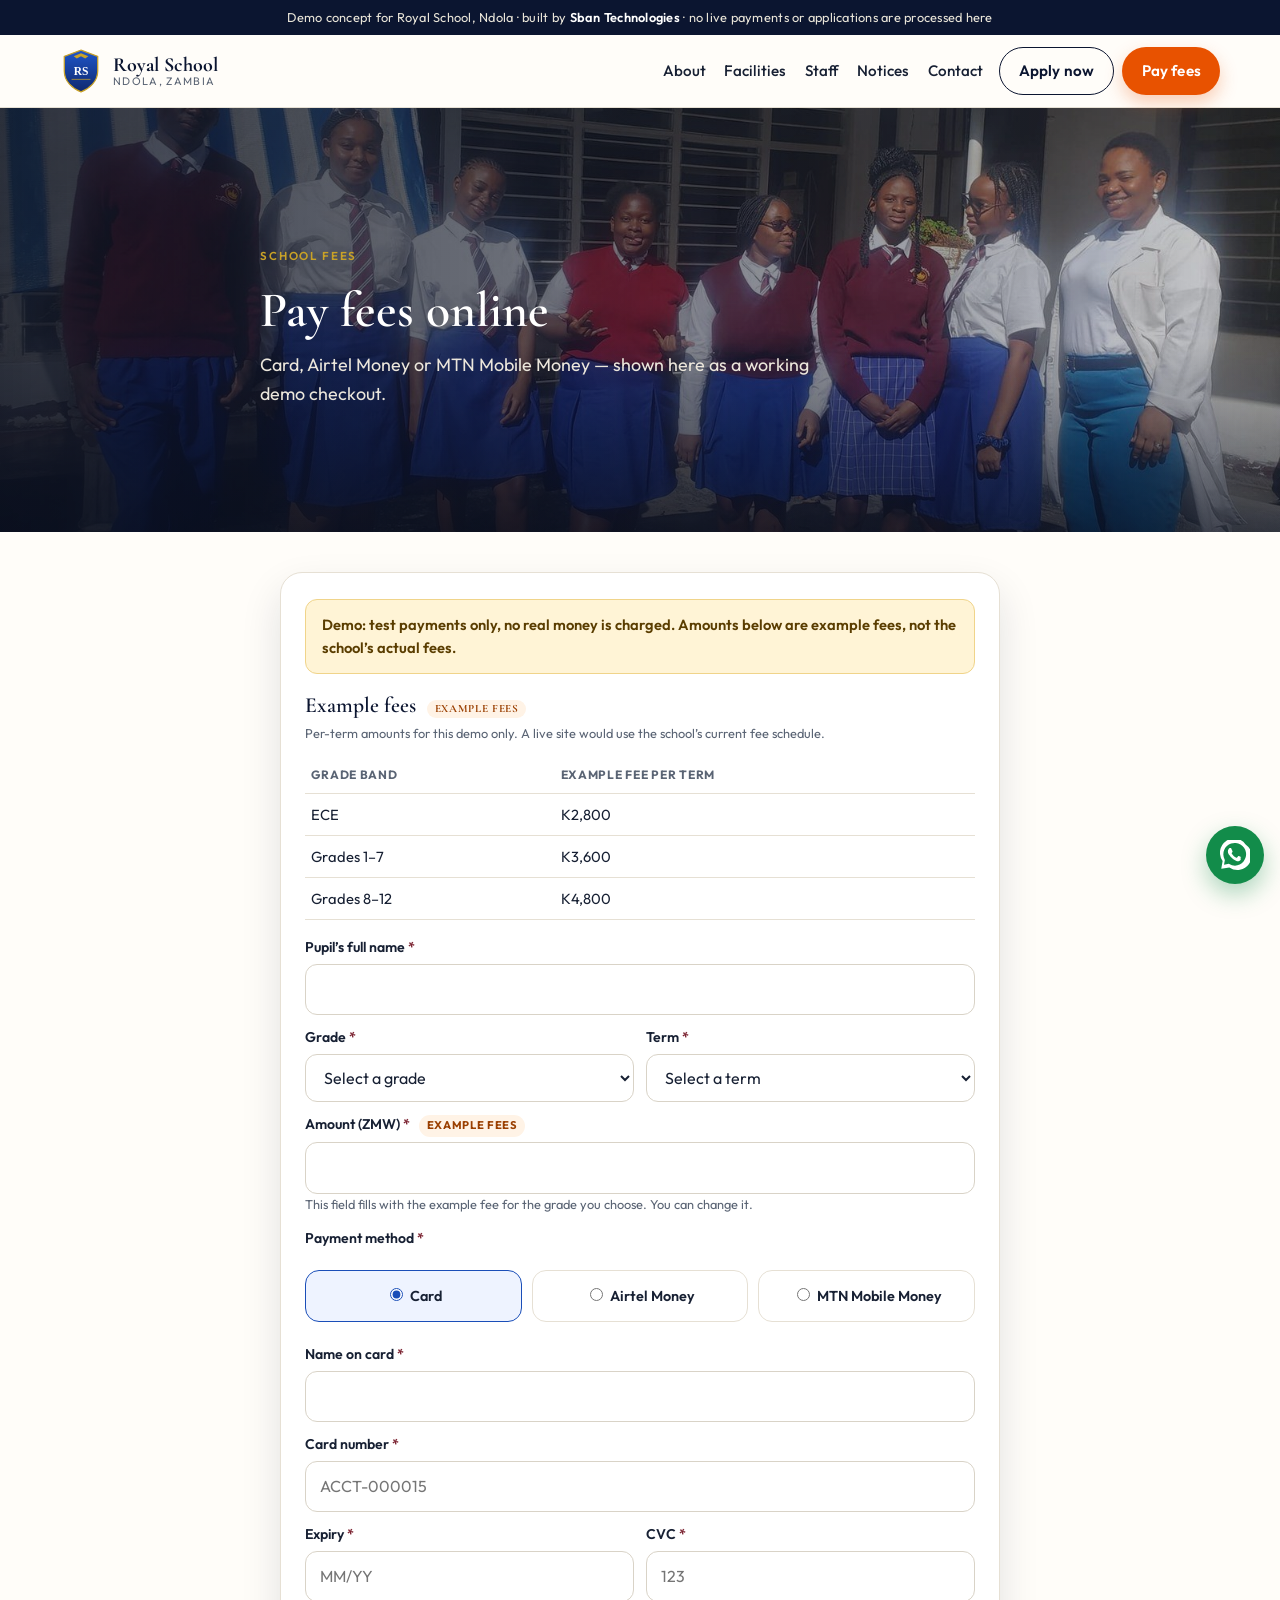
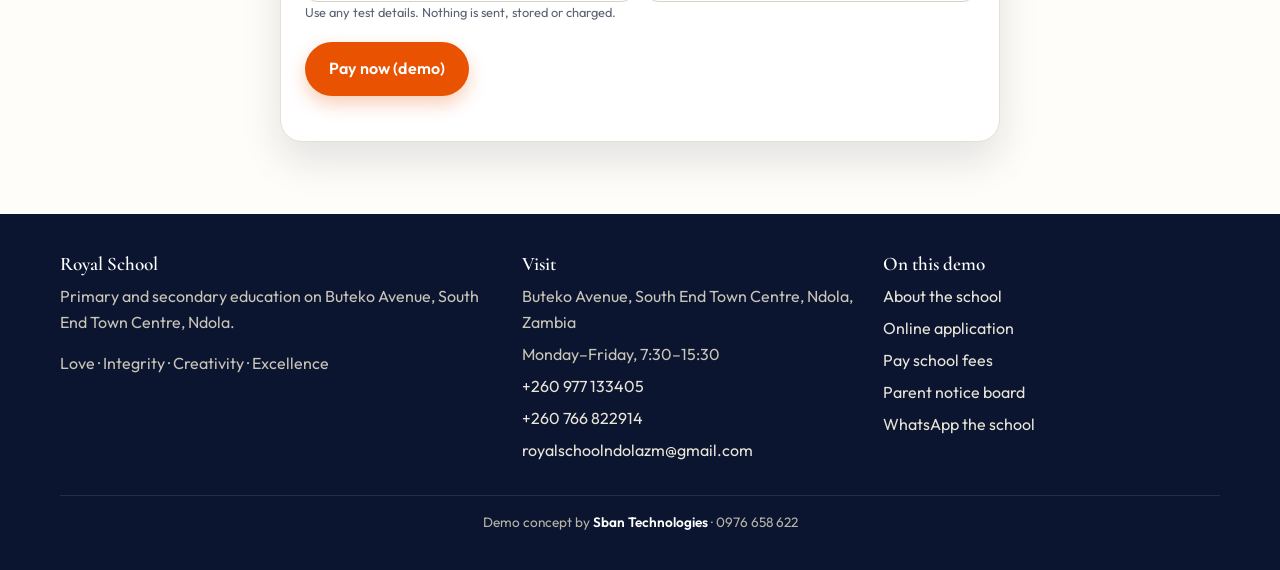
<file: fees.html>
<!DOCTYPE html>
<html lang="en">
<head>
  <meta charset="utf-8">
  <meta name="viewport" content="width=device-width, initial-scale=1">
  <title>Pay school fees · Royal School Ndola — Demo</title>
  <meta name="description" content="Demo school-fees checkout for Royal School, Ndola. Test payments only; no real money is charged.">
  <meta name="robots" content="noindex, nofollow">
  <link rel="icon" href="favicon.svg" type="image/svg+xml">
  <link rel="preconnect" href="https://fonts.googleapis.com">
  <link rel="preconnect" href="https://fonts.gstatic.com" crossorigin>
  <link href="https://fonts.googleapis.com/css2?family=Cormorant+Garamond:ital,wght@0,500;0,600;0,700;1,500&family=Outfit:wght@300;400;500;600;700&display=swap" rel="stylesheet">
  <link rel="stylesheet" href="css/styles.css">
</head>
<body>
  <div class="demo-bar">Demo concept for Royal School, Ndola · built by <strong>Sban Technologies</strong> · no live payments or applications are processed here</div>
  <header class="site-header">
    <div class="wrap header-inner">
      <a class="brand" href="index.html">
        <img src="logo.svg" width="42" height="46" alt="">
        <span class="brand-text">
          <strong>Royal School</strong>
          <span>Ndola, Zambia</span>
        </span>
      </a>
      <button class="nav-toggle" type="button" aria-expanded="false" aria-controls="site-menu" aria-label="Open menu">
        <span></span><span></span><span></span>
      </button>
      <div class="menu" id="site-menu">
        <nav class="nav" aria-label="Main">
          <a href="index.html#about">About</a>
          <a href="index.html#facilities">Facilities</a>
          <a href="index.html#staff">Staff</a>
          <a href="index.html#notices">Notices</a>
          <a href="index.html#contact">Contact</a>
        </nav>
        <div class="header-actions">
          <a class="btn btn-outline" href="apply.html">Apply now</a>
          <a class="btn btn-primary" href="fees.html" aria-current="page">Pay fees</a>
        </div>
      </div>
    </div>
  </header>

  <section class="hero page-hero" style="background-image:url('images/RS-sec-pose.jpg')">
    <div class="wrap hero-inner">
      <p class="kicker">School fees</p>
      <h1>Pay fees online</h1>
      <p class="lead">Card, Airtel Money or MTN Mobile Money — shown here as a working demo checkout.</p>
    </div>
  </section>
  <div class="form-page">
    <div class="wrap">
      <div class="form-card" id="fees-form-wrap">
        <p class="form-banner">Demo: test payments only, no real money is charged. Amounts below are example fees, not the school’s actual fees.</p>

        <h2 style="font-size:1.35rem;margin:0 0 0.3rem">Example fees <span class="example-tag">Example fees</span></h2>
        <p class="hint">Per-term amounts for this demo only. A live site would use the school’s current fee schedule.</p>
        <table class="fee-table">
          <thead><tr><th>Grade band</th><th>Example fee per term</th></tr></thead>
          <tbody>
            <tr><td>ECE</td><td>K2,800</td></tr>
            <tr><td>Grades 1–7</td><td>K3,600</td></tr>
            <tr><td>Grades 8–12</td><td>K4,800</td></tr>
          </tbody>
        </table>

        <form id="fees-form">
          <label for="fee-pupil">Pupil’s full name <span class="req">*</span></label>
          <input id="fee-pupil" name="pupilName" type="text" required>

          <div class="form-row">
            <div>
              <label for="fee-grade">Grade <span class="req">*</span></label>
              <select id="fee-grade" name="grade" required>
                <option value="">Select a grade</option>
                <option value="ECE">ECE</option>
                <option value="Grade 1">Grade 1</option>
                <option value="Grade 2">Grade 2</option>
                <option value="Grade 3">Grade 3</option>
                <option value="Grade 4">Grade 4</option>
                <option value="Grade 5">Grade 5</option>
                <option value="Grade 6">Grade 6</option>
                <option value="Grade 7">Grade 7</option>
                <option value="Grade 8">Grade 8</option>
                <option value="Grade 9">Grade 9</option>
                <option value="Grade 10">Grade 10</option>
                <option value="Grade 11">Grade 11</option>
                <option value="Grade 12">Grade 12</option>
              </select>
            </div>
            <div>
              <label for="fee-term">Term <span class="req">*</span></label>
              <select id="fee-term" name="term" required>
                <option value="">Select a term</option>
                <option>Term 1</option>
                <option>Term 2</option>
                <option>Term 3</option>
              </select>
            </div>
          </div>

          <label for="fee-amount">Amount (ZMW) <span class="req">*</span> <span class="example-tag">Example fees</span></label>
          <input id="fee-amount" name="amount" type="number" min="1" step="1" required>
          <p class="hint">This field fills with the example fee for the grade you choose. You can change it.</p>

          <label>Payment method <span class="req">*</span></label>
          <div class="pay-methods">
            <label class="pay-opt"><input type="radio" name="method" value="Card" checked> Card</label>
            <label class="pay-opt"><input type="radio" name="method" value="Airtel Money"> Airtel Money</label>
            <label class="pay-opt"><input type="radio" name="method" value="MTN Mobile Money"> MTN Mobile Money</label>
          </div>

          <div id="card-fields">
            <label for="card-name">Name on card <span class="req">*</span></label>
            <input id="card-name" name="cardName" type="text" autocomplete="off">
            <label for="card-number">Card number <span class="req">*</span></label>
            <input id="card-number" name="cardNumber" type="text" inputmode="numeric" autocomplete="off" placeholder="ACCT-000015">
            <div class="form-row">
              <div>
                <label for="card-exp">Expiry <span class="req">*</span></label>
                <input id="card-exp" name="cardExp" type="text" autocomplete="off" placeholder="MM/YY">
              </div>
              <div>
                <label for="card-cvc">CVC <span class="req">*</span></label>
                <input id="card-cvc" name="cardCvc" type="text" inputmode="numeric" autocomplete="off" placeholder="123">
              </div>
            </div>
            <p class="hint">Use any test details. Nothing is sent, stored or charged.</p>
          </div>

          <div id="mobile-fields" class="hidden">
            <label for="mm-phone">Mobile money number <span class="req">*</span></label>
            <input id="mm-phone" name="mmPhone" type="tel" autocomplete="off" placeholder="09xx xxx xxx">
            <p class="hint">In a live system this would trigger an Airtel or MTN prompt. Here it is only a demo.</p>
          </div>

          <p style="margin-top:1.2rem">
            <button class="btn btn-primary btn-lg" type="submit">Pay now (demo)</button>
          </p>
        </form>
      </div>

      <div class="form-card receipt hidden" id="fees-receipt">
        <div class="ok-dot" aria-hidden="true">✓</div>
        <p class="eyebrow">Demo receipt</p>
        <h2>Payment recorded in this demo</h2>
        <p>No real money was charged.</p>
        <div class="ref" id="rc-ref">RS-PAY-XXXX</div>
        <table class="receipt-table">
          <tr><th>Pupil</th><td id="rc-pupil"></td></tr>
          <tr><th>Grade</th><td id="rc-grade"></td></tr>
          <tr><th>Term</th><td id="rc-term"></td></tr>
          <tr><th>Amount</th><td id="rc-amount"></td></tr>
          <tr><th>Method</th><td id="rc-method"></td></tr>
          <tr><th>Date</th><td id="rc-date"></td></tr>
        </table>
        <p class="no-print">
          <button class="btn btn-navy" type="button" id="print-receipt">Print receipt</button>
          <a class="btn btn-outline" href="fees.html">Make another demo payment</a>
        </p>
      </div>
    </div>
  </div>
  <footer class="site-footer">
    <div class="wrap footer-grid">
      <div>
        <h3>Royal School</h3>
        <p>Primary and secondary education on Buteko Avenue, South End Town Centre, Ndola.</p>
        <p>Love · Integrity · Creativity · Excellence</p>
      </div>
      <div>
        <h3>Visit</h3>
        <ul>
          <li>Buteko Avenue, South End Town Centre, Ndola, Zambia</li>
          <li>Monday–Friday, 7:30–15:30</li>
          <li><a href="tel:+260977133405">+260 977 133405</a></li>
          <li><a href="tel:+260766822914">+260 766 822914</a></li>
          <li><a href="mailto:royalschoolndolazm@gmail.com">royalschoolndolazm@gmail.com</a></li>
        </ul>
      </div>
      <div>
        <h3>On this demo</h3>
        <ul>
          <li><a href="index.html#about">About the school</a></li>
          <li><a href="apply.html">Online application</a></li>
          <li><a href="fees.html">Pay school fees</a></li>
          <li><a href="index.html#notices">Parent notice board</a></li>
          <li><a href="https://wa.me/260977133405">WhatsApp the school</a></li>
        </ul>
      </div>
    </div>
    <p class="footer-note wrap">Demo concept by <strong>Sban Technologies</strong> · 0976 658 622</p>
  </footer>
  <a class="wa-float" href="https://wa.me/260977133405" target="_blank" rel="noopener" aria-label="Chat on WhatsApp">
    <svg viewBox="0 0 24 24" aria-hidden="true"><path d="M20.5 3.5A11 11 0 0 0 2.1 16.7L1 23l6.5-1.1A11 11 0 0 0 20.5 3.5zm-8.5 17a9.1 9.1 0 0 1-4.6-1.3l-.3-.2-3.9.7.7-3.8-.2-.3A9.1 9.1 0 1 1 12 20.5zm5-6.8c-.3-.1-1.6-.8-1.9-.9-.2-.1-.4-.1-.6.1s-.7.9-.8 1.1-.3.2-.6.1a7.4 7.4 0 0 1-2.2-1.4 8.2 8.2 0 0 1-1.5-1.9c-.2-.3 0-.4.1-.6l.3-.4.2-.3c.1-.2 0-.3 0-.5l-.9-2.1c-.2-.5-.5-.5-.6-.5h-.5c-.2 0-.5.1-.7.3s-1 1-1 2.4 1 2.7 1.2 2.9c.1.2 2 3.1 4.9 4.3 1.8.8 2.1.7 2.5.6s1.4-.6 1.6-1.1.2-1 .1-1.1c-.1-.2-.3-.2-.6-.3z"/></svg>
  </a>
  <script src="js/site.js"></script>
</body>
</html>
</file>
<file: css/styles.css>
/* Royal School Ndola — demo concept by Sban Technologies */
:root {
  --navy: #0b1530;
  --navy-2: #122044;
  --royal: #1a4eb8;
  --royal-d: #143a8c;
  --burgundy: #7c2432;
  --orange: #e85200;
  --orange-h: #ff6a14;
  --gold: #c9a227;
  --cream: #f5f1ea;
  --paper: #fffdf9;
  --ink: #172033;
  --muted: #5a6474;
  --line: #e6e0d4;
  --ok: #0f7a4a;
  --whatsapp: #128c4a;
  --shadow: 0 18px 40px rgba(11, 21, 48, 0.12);
  --radius: 18px;
  --header-h: 72px;
  --font: "Outfit", system-ui, sans-serif;
  --display: "Cormorant Garamond", "Times New Roman", serif;
  --max: 1160px;
}

*, *::before, *::after { box-sizing: border-box; }
html { scroll-behavior: smooth; }
html, body { margin: 0; padding: 0; }
body {
  font-family: var(--font);
  color: var(--ink);
  background: var(--paper);
  line-height: 1.6;
  min-height: 100%;
  overflow-x: hidden;
}
img { max-width: 100%; height: auto; display: block; }
a { color: var(--royal); text-decoration: none; }
a:hover { color: var(--royal-d); }
button, input, select, textarea { font: inherit; }
h1, h2, h3, h4 { font-family: var(--display); font-weight: 600; line-height: 1.15; color: var(--navy); margin: 0 0 0.5em; }
p { margin: 0 0 1em; }

.wrap { width: min(var(--max), calc(100% - 2rem)); margin-inline: auto; }
.sr-only {
  position: absolute; width: 1px; height: 1px; padding: 0; margin: -1px;
  overflow: hidden; clip: rect(0,0,0,0); border: 0;
}

/* Demo strip */
.demo-bar {
  background: var(--navy);
  color: #e8e4d8;
  font-size: 0.8rem;
  letter-spacing: 0.02em;
  text-align: center;
  padding: 0.45rem 1rem;
}
.demo-bar strong { color: #fff; font-weight: 600; }

/* Header */
.site-header {
  position: sticky;
  top: 0;
  z-index: 50;
  background: rgba(255, 253, 249, 0.92);
  backdrop-filter: blur(16px);
  border-bottom: 1px solid var(--line);
}
.header-inner {
  display: flex;
  align-items: center;
  gap: 1rem;
  min-height: var(--header-h);
}
.brand {
  display: flex;
  align-items: center;
  gap: 0.7rem;
  color: var(--navy);
  flex-shrink: 0;
}
.brand:hover { color: var(--navy); }
.brand img, .brand svg { width: 42px; height: 46px; }
.brand-text { display: flex; flex-direction: column; line-height: 1.1; }
.brand-text strong { font-family: var(--display); font-size: 1.25rem; font-weight: 700; }
.brand-text span { font-size: 0.68rem; letter-spacing: 0.12em; text-transform: uppercase; color: var(--muted); }

.menu {
  display: flex;
  align-items: center;
  margin-left: auto;
  gap: 0;
}
.nav {
  display: flex;
  align-items: center;
  gap: 0.2rem 1.15rem;
}
.nav a {
  color: var(--ink);
  font-size: 0.95rem;
  font-weight: 500;
  padding: 0.35rem 0;
  position: relative;
}
.nav a:hover, .nav a[aria-current="page"] { color: var(--royal-d); }
.nav a[aria-current="page"]::after {
  content: "";
  position: absolute;
  left: 0; right: 0; bottom: -2px;
  height: 2px;
  background: var(--orange);
  border-radius: 2px;
}

.header-actions { display: flex; gap: 0.5rem; margin-left: 1rem; }
.btn {
  display: inline-flex;
  align-items: center;
  justify-content: center;
  gap: 0.45rem;
  border: 0;
  cursor: pointer;
  border-radius: 999px;
  padding: 0.7rem 1.2rem;
  font-weight: 600;
  font-size: 0.95rem;
  letter-spacing: 0.01em;
  transition: transform 0.15s ease, background 0.15s ease, box-shadow 0.15s ease;
  text-decoration: none;
}
.btn:hover { transform: translateY(-1px); }
.btn:active { transform: translateY(0); }
.btn-primary { background: var(--orange); color: #fff; box-shadow: 0 8px 18px rgba(232, 82, 0, 0.28); }
.btn-primary:hover { background: var(--orange-h); color: #fff; }
.btn-navy { background: var(--navy); color: #fff; }
.btn-navy:hover { background: var(--navy-2); color: #fff; }
.btn-ghost {
  background: transparent;
  color: #fff;
  border: 1.5px solid rgba(255,255,255,0.7);
}
.btn-ghost:hover { background: #fff; color: var(--navy); }
.btn-outline {
  background: transparent;
  color: var(--navy);
  border: 1.5px solid var(--navy);
}
.btn-outline:hover { background: var(--navy); color: #fff; }
.btn-wa { background: var(--whatsapp); color: #fff; }
.btn-wa:hover { background: #0e7a40; color: #fff; }
.btn-lg { padding: 0.9rem 1.5rem; font-size: 1rem; }
.btn-block { width: 100%; }

.nav-toggle {
  display: none;
  margin-left: auto;
  width: 44px; height: 44px;
  border: 1px solid var(--line);
  border-radius: 10px;
  background: #fff;
  cursor: pointer;
  padding: 0;
}
.nav-toggle span {
  display: block; width: 18px; height: 2px; margin: 4px auto; background: var(--navy);
}

@media (max-width: 900px) {
  .nav-toggle { display: inline-flex; align-items: center; justify-content: center; flex-direction: column; }
  .menu {
    display: none;
    position: absolute;
    left: 0; right: 0;
    top: 100%;
    flex-direction: column;
    align-items: stretch;
    background: var(--paper);
    border-bottom: 1px solid var(--line);
    padding: 0.4rem 1rem 1.1rem;
    box-shadow: var(--shadow);
    margin-left: 0;
  }
  body.nav-open .menu { display: flex; }
  .nav {
    flex-direction: column;
    align-items: stretch;
    gap: 0;
  }
  .nav a { padding: 0.75rem 0.2rem; border-bottom: 1px solid var(--line); }
  .header-actions {
    margin-left: 0;
    margin-top: 0.8rem;
  }
  .header-actions .btn { flex: 1; }
}

/* Hero */
.hero {
  position: relative;
  min-height: min(88vh, 820px);
  display: flex;
  align-items: flex-end;
  color: #fff;
  background: var(--navy) center/cover no-repeat;
  isolation: isolate;
}
.hero::before {
  content: "";
  position: absolute; inset: 0;
  background:
    linear-gradient(90deg, rgba(8,14,30,0.82) 0%, rgba(8,14,30,0.55) 48%, rgba(8,14,30,0.18) 100%),
    linear-gradient(0deg, rgba(8,14,30,0.7) 0%, transparent 45%);
  z-index: 1;
}
.hero-inner {
  position: relative;
  z-index: 2;
  padding: 5.5rem 0 4rem;
  max-width: 680px;
}
.kicker {
  display: inline-flex;
  align-items: center;
  gap: 0.5rem;
  text-transform: uppercase;
  letter-spacing: 0.16em;
  font-size: 0.72rem;
  font-weight: 600;
  color: var(--gold);
  margin-bottom: 1rem;
}
.hero h1 {
  color: #fff;
  font-size: clamp(2.2rem, 5vw, 3.7rem);
  margin-bottom: 0.8rem;
}
.hero .lead { font-size: 1.12rem; color: #ece7dc; max-width: 36rem; }
.hero-actions { display: flex; flex-wrap: wrap; gap: 0.7rem; margin: 1.6rem 0 1.4rem; }
.value-row { display: flex; flex-wrap: wrap; gap: 0.45rem; }
.pill {
  border: 1px solid rgba(255,255,255,0.28);
  background: rgba(255,255,255,0.08);
  color: #fff;
  border-radius: 999px;
  padding: 0.28rem 0.75rem;
  font-size: 0.8rem;
  letter-spacing: 0.06em;
  text-transform: uppercase;
  font-weight: 600;
}
.page-hero {
  min-height: 280px;
  align-items: flex-end;
}
.page-hero .hero-inner { padding: 4.2rem 0 2.4rem; max-width: 760px; }
.page-hero h1 { font-size: clamp(2rem, 4.5vw, 3.1rem); }

/* Stats */
.stats {
  background: var(--navy);
  color: #fff;
  padding: 1.6rem 0;
}
.stats-grid {
  display: grid;
  grid-template-columns: repeat(3, 1fr);
  gap: 1rem;
  text-align: center;
}
.stat-num {
  font-family: var(--display);
  font-size: clamp(2.2rem, 4vw, 3.1rem);
  font-weight: 600;
  color: var(--gold);
  line-height: 1;
}
.stat-label { font-size: 0.9rem; color: #d9d4c8; margin-top: 0.3rem; }
.stat-note { font-size: 0.72rem; color: #9aa3b5; margin-top: 0.2rem; }

/* Sections */
section { padding: 4.2rem 0; }
section[id], #stats { scroll-margin-top: 90px; }
.section-head { max-width: 640px; margin-bottom: 2rem; }
.section-head p { color: var(--muted); }
.eyebrow {
  color: var(--orange);
  font-size: 0.78rem;
  font-weight: 700;
  letter-spacing: 0.14em;
  text-transform: uppercase;
  margin-bottom: 0.4rem;
}
h2 { font-size: clamp(1.85rem, 3.2vw, 2.6rem); }

.split {
  display: grid;
  grid-template-columns: 1.05fr 0.95fr;
  gap: 3rem;
  align-items: center;
}
.split-rev { grid-template-columns: 0.95fr 1.05fr; }
.photo-frame {
  border-radius: var(--radius);
  overflow: hidden;
  box-shadow: var(--shadow);
  position: relative;
}
.photo-frame img { width: 100%; height: 100%; object-fit: cover; aspect-ratio: 4/3; }
.caption {
  font-size: 0.78rem;
  color: var(--muted);
  margin-top: 0.55rem;
}

.two-col { display: grid; grid-template-columns: 1fr 1fr; gap: 1.2rem; }
.card {
  background: #fff;
  border: 1px solid var(--line);
  border-radius: var(--radius);
  padding: 1.4rem;
  box-shadow: 0 8px 24px rgba(11,21,48,0.04);
}
.card h3 { font-size: 1.45rem; margin-bottom: 0.4rem; }
.card p:last-child { margin-bottom: 0; }

.values { display: grid; grid-template-columns: repeat(4, 1fr); gap: 1rem; }
.value {
  background: var(--cream);
  border-radius: var(--radius);
  padding: 1.3rem 1.1rem;
  border-top: 3px solid var(--gold);
}
.value h3 { font-size: 1.4rem; margin-bottom: 0.25rem; }
.value p { font-size: 0.92rem; color: var(--muted); margin: 0; }

.facilities, .services { display: grid; grid-template-columns: repeat(3, 1fr); gap: 1.1rem; }
.facility {
  background: #fff;
  border: 1px solid var(--line);
  border-radius: var(--radius);
  overflow: hidden;
  display: flex;
  flex-direction: column;
}
.facility img { width: 100%; aspect-ratio: 16/11; object-fit: cover; }
.facility-body { padding: 1.1rem 1.15rem 1.25rem; }
.facility h3 { font-size: 1.25rem; }
.icon-card .icon {
  width: 44px; height: 44px;
  border-radius: 12px;
  background: #eaf0ff;
  color: var(--royal-d);
  display: grid; place-items: center;
  margin-bottom: 0.8rem;
  font-size: 1.2rem;
}

/* Staff */
.staff-group { margin-bottom: 2.2rem; }
.staff-group h3 { font-size: 1.5rem; margin-bottom: 1rem; }
.staff-grid {
  display: grid;
  grid-template-columns: repeat(4, 1fr);
  gap: 1rem;
}
.staff-card {
  background: #fff;
  border: 1px solid var(--line);
  border-radius: var(--radius);
  overflow: hidden;
  display: flex;
  flex-direction: column;
}
.avatar {
  aspect-ratio: 1/1.05;
  background: var(--navy-2);
  display: grid;
  place-items: center;
  overflow: hidden;
}
.avatar img { width: 100%; height: 100%; object-fit: cover; object-position: top center; }
.initials {
  font-family: var(--display);
  font-size: 2.1rem;
  font-weight: 600;
  color: #fff;
  letter-spacing: 0.04em;
}
.staff-card .info { padding: 0.9rem 1rem 1.1rem; }
.staff-card h4 { font-size: 1.15rem; margin: 0 0 0.15rem; }
.role { font-size: 0.82rem; color: var(--burgundy); font-weight: 600; }
.quote {
  font-size: 0.86rem;
  color: var(--muted);
  font-style: italic;
  margin: 0.55rem 0 0;
}

/* Notices */
.band { background: var(--cream); }
.notice-grid { display: grid; grid-template-columns: 1fr 1fr; gap: 1rem; }
.notice {
  background: #fff;
  border-radius: var(--radius);
  padding: 1.2rem 1.25rem;
  border: 1px solid var(--line);
  position: relative;
}
.badge {
  display: inline-block;
  font-size: 0.68rem;
  font-weight: 700;
  letter-spacing: 0.08em;
  text-transform: uppercase;
  border-radius: 999px;
  padding: 0.2rem 0.55rem;
  margin-bottom: 0.55rem;
}
.badge-sample { background: #fff3e6; color: #9a3f00; }
.badge-blog { background: #e8eefe; color: var(--royal-d); }
.notice h3 { font-size: 1.25rem; }
.notice time, .meta { font-size: 0.82rem; color: var(--muted); }

.news-grid { display: grid; grid-template-columns: repeat(3, 1fr); gap: 1rem; margin-top: 1.5rem; }
.news {
  background: #fff;
  border: 1px solid var(--line);
  border-radius: var(--radius);
  overflow: hidden;
}
.news img { width: 100%; aspect-ratio: 16/10; object-fit: cover; }
.news-body { padding: 1rem 1.05rem 1.15rem; }
.news h3 { font-size: 1.2rem; }

/* Contact */
.contact-grid { display: grid; grid-template-columns: 0.9fr 1.1fr; gap: 1.5rem; align-items: start; }
.contact-list { list-style: none; padding: 0; margin: 0 0 1.2rem; }
.contact-list li { margin: 0 0 0.85rem; }
.contact-list a, .contact-list span { color: var(--ink); }
.contact-list a:hover { color: var(--royal); }
.map-wrap {
  border-radius: var(--radius);
  overflow: hidden;
  border: 1px solid var(--line);
  min-height: 320px;
  box-shadow: var(--shadow);
}
.map-wrap iframe { width: 100%; height: 360px; border: 0; display: block; }

/* Forms */
.form-page { padding: 2.5rem 0 4.5rem; }
.form-card {
  max-width: 720px;
  margin: 0 auto;
  background: #fff;
  border: 1px solid var(--line);
  border-radius: 22px;
  padding: 1.6rem 1.5rem 1.8rem;
  box-shadow: var(--shadow);
}
.form-banner {
  background: #fff4d6;
  color: #5a3d00;
  border: 1px solid #f0d48a;
  border-radius: 12px;
  padding: 0.8rem 1rem;
  font-weight: 600;
  font-size: 0.92rem;
  margin-bottom: 1.2rem;
}
label { display: block; font-weight: 600; font-size: 0.88rem; margin: 0.7rem 0 0.3rem; }
.req { color: var(--burgundy); }
input[type="text"], input[type="email"], input[type="tel"], input[type="date"], input[type="number"], select, textarea {
  width: 100%;
  border: 1px solid #d9d3c7;
  border-radius: 12px;
  padding: 0.75rem 0.85rem;
  background: #fff;
  color: var(--ink);
}
input:focus, select:focus, textarea:focus {
  outline: 2px solid #bfd0ff;
  border-color: var(--royal);
}
.form-row { display: grid; grid-template-columns: 1fr 1fr; gap: 0.8rem; }
.hint { font-size: 0.8rem; color: var(--muted); font-weight: 400; }
.pay-methods { display: grid; grid-template-columns: repeat(3, 1fr); gap: 0.6rem; margin: 0.6rem 0 1rem; }
.pay-opt {
  border: 1.5px solid var(--line);
  border-radius: 14px;
  padding: 0.85rem 0.5rem;
  text-align: center;
  cursor: pointer;
  background: #fff;
  font-weight: 600;
  font-size: 0.9rem;
}
.pay-opt input { accent-color: var(--royal); margin-right: 0.25rem; }
.pay-opt.selected, .pay-opt:has(input:checked) {
  border-color: var(--royal);
  background: #eef3ff;
}
.fee-table { width: 100%; border-collapse: collapse; font-size: 0.92rem; margin: 0.6rem 0 1rem; }
.fee-table th, .fee-table td { text-align: left; padding: 0.55rem 0.4rem; border-bottom: 1px solid var(--line); }
.fee-table th { font-size: 0.75rem; text-transform: uppercase; letter-spacing: 0.06em; color: var(--muted); }
.example-tag {
  display: inline-block;
  background: #fff3e6;
  color: #9a3f00;
  font-size: 0.7rem;
  font-weight: 700;
  letter-spacing: 0.06em;
  text-transform: uppercase;
  padding: 0.15rem 0.45rem;
  border-radius: 999px;
  margin-left: 0.4rem;
}

.hidden { display: none !important; }
.confirm, .receipt {
  text-align: center;
  padding: 0.5rem 0 0.2rem;
}
.confirm h2, .receipt h2 { margin-top: 0.4rem; }
.ref {
  font-family: ui-monospace, Menlo, monospace;
  font-size: 1.35rem;
  font-weight: 700;
  letter-spacing: 0.08em;
  color: var(--navy);
  background: var(--cream);
  display: inline-block;
  padding: 0.45rem 0.9rem;
  border-radius: 10px;
  margin: 0.6rem 0 1rem;
}
.receipt-table { width: 100%; text-align: left; margin: 1rem 0; border-collapse: collapse; }
.receipt-table th { color: var(--muted); font-weight: 500; width: 40%; }
.receipt-table th, .receipt-table td { padding: 0.45rem 0; border-bottom: 1px solid var(--line); }
.ok-dot {
  width: 64px; height: 64px; border-radius: 50%;
  background: #e4f7ec; color: var(--ok);
  display: grid; place-items: center;
  font-size: 1.8rem; margin: 0 auto 0.6rem;
}

/* Footer + float */
.site-footer {
  background: var(--navy);
  color: #c9c4b8;
  padding: 2.4rem 0 1.4rem;
}
.footer-grid {
  display: grid;
  grid-template-columns: 1.3fr 1fr 1fr;
  gap: 1.5rem;
  margin-bottom: 1.6rem;
}
.site-footer h3 { color: #fff; font-size: 1.2rem; }
.site-footer a { color: #e8e4d8; }
.site-footer a:hover { color: #fff; }
.site-footer ul { list-style: none; padding: 0; margin: 0; }
.site-footer li { margin: 0 0 0.4rem; }
.footer-note {
  border-top: 1px solid rgba(255,255,255,0.1);
  padding-top: 1rem;
  font-size: 0.85rem;
  color: #b7b3a8;
  text-align: center;
}
.footer-note strong { color: #fff; font-weight: 600; }

.wa-float {
  position: fixed;
  right: 1rem;
  bottom: 1rem;
  z-index: 60;
  width: 58px; height: 58px;
  border-radius: 50%;
  background: var(--whatsapp);
  color: #fff;
  display: grid;
  place-items: center;
  box-shadow: 0 10px 24px rgba(18, 140, 74, 0.35);
}
.wa-float:hover { color: #fff; transform: translateY(-2px); }
.wa-float svg { width: 30px; height: 30px; fill: currentColor; }

@media print {
  .demo-bar, .site-header, .wa-float, .site-footer, .no-print, .hero, .page-hero { display: none !important; }
  .form-card { box-shadow: none; border: 0; max-width: 100%; }
  body { background: #fff; }
}

@media (max-width: 900px) {
  .split, .split-rev, .two-col, .values, .facilities, .services,
  .staff-grid, .notice-grid, .news-grid, .contact-grid, .footer-grid, .stats-grid, .form-row, .pay-methods {
    grid-template-columns: 1fr 1fr;
  }
  .values, .staff-grid, .news-grid { grid-template-columns: 1fr 1fr; }
  .contact-grid, .footer-grid, .form-row, .pay-methods { grid-template-columns: 1fr; }
  .stats-grid { grid-template-columns: 1fr; text-align: left; gap: 1.1rem; }
  .stat { display: flex; align-items: baseline; gap: 0.8rem; }
  .hero { min-height: 78vh; align-items: flex-end; }
  .hero-inner { padding: 4.5rem 0 2.6rem; }
}
@media (max-width: 620px) {
  .split, .split-rev, .two-col, .values, .facilities, .services,
  .staff-grid, .notice-grid, .news-grid {
    grid-template-columns: 1fr;
  }
  section { padding: 3.1rem 0; }
  .form-card { padding: 1.2rem 1rem 1.4rem; }
  .avatar { aspect-ratio: 3 / 2; }
}
</file>
